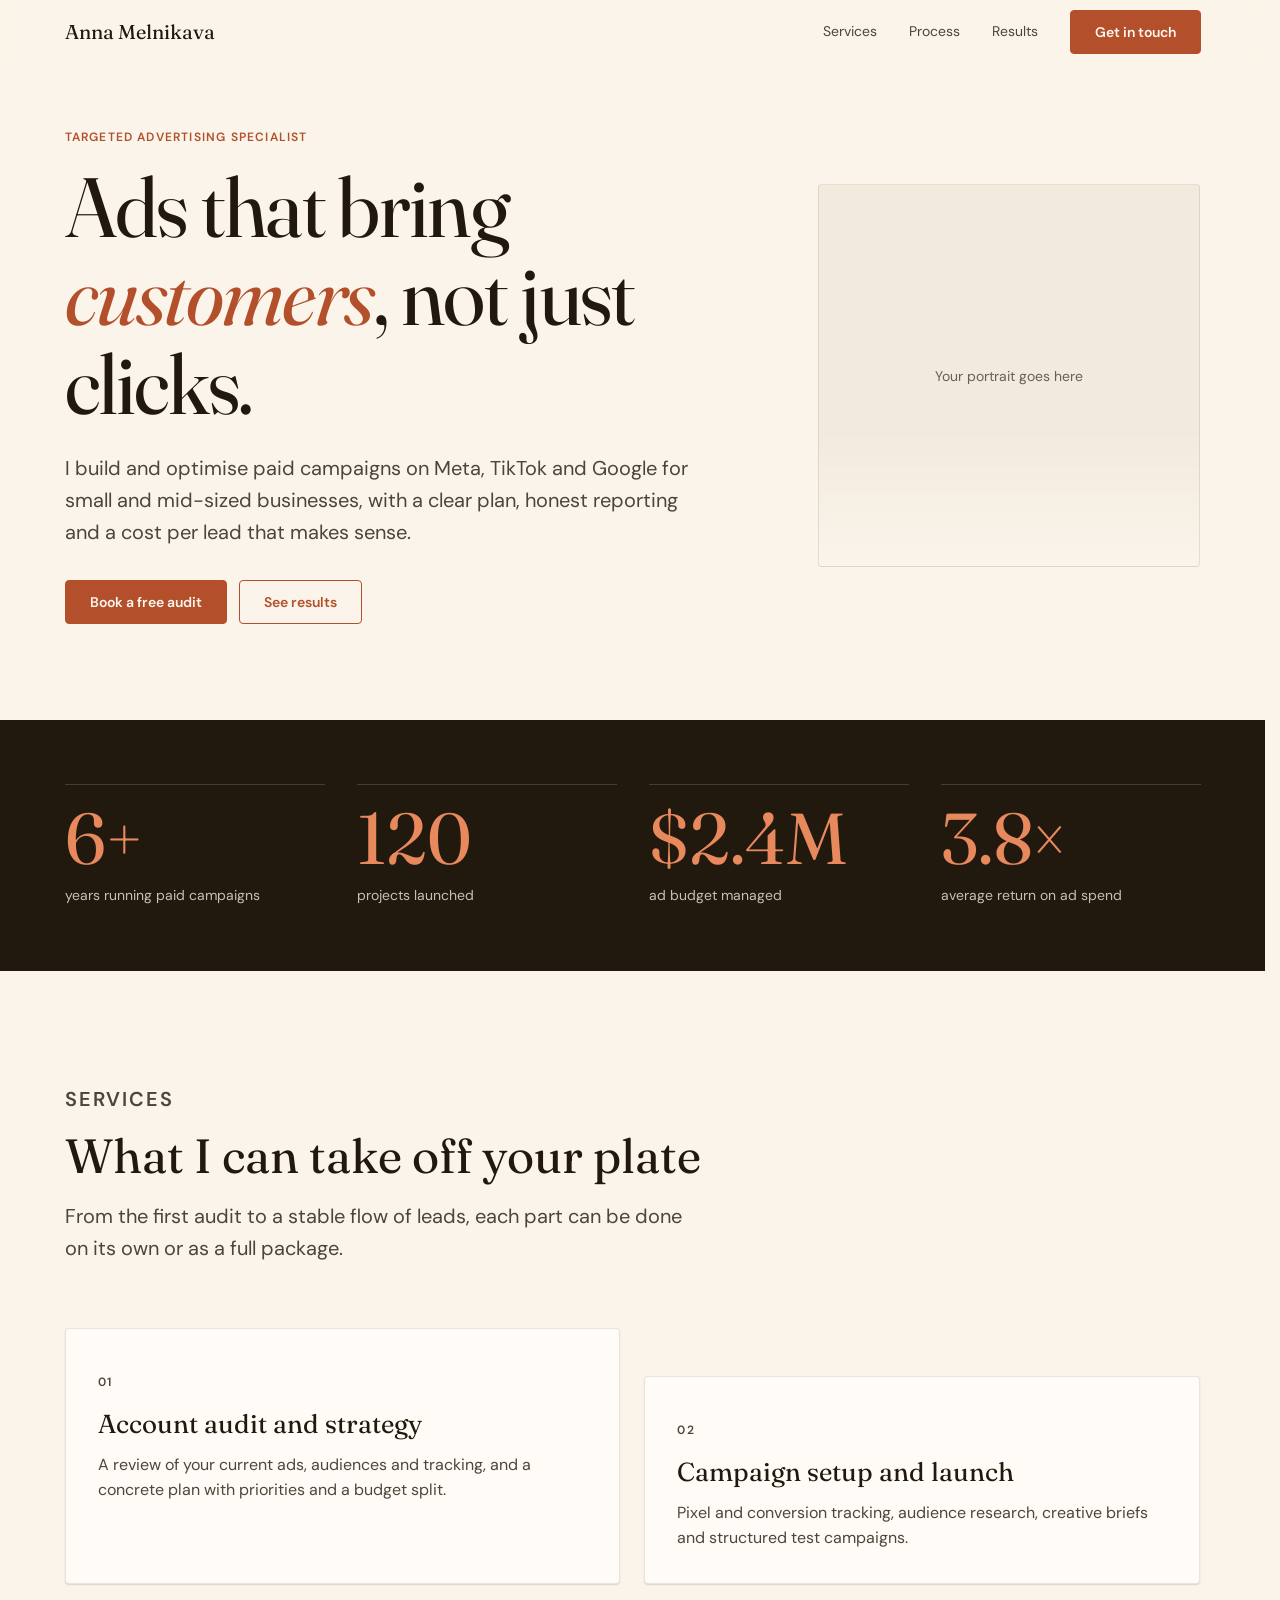
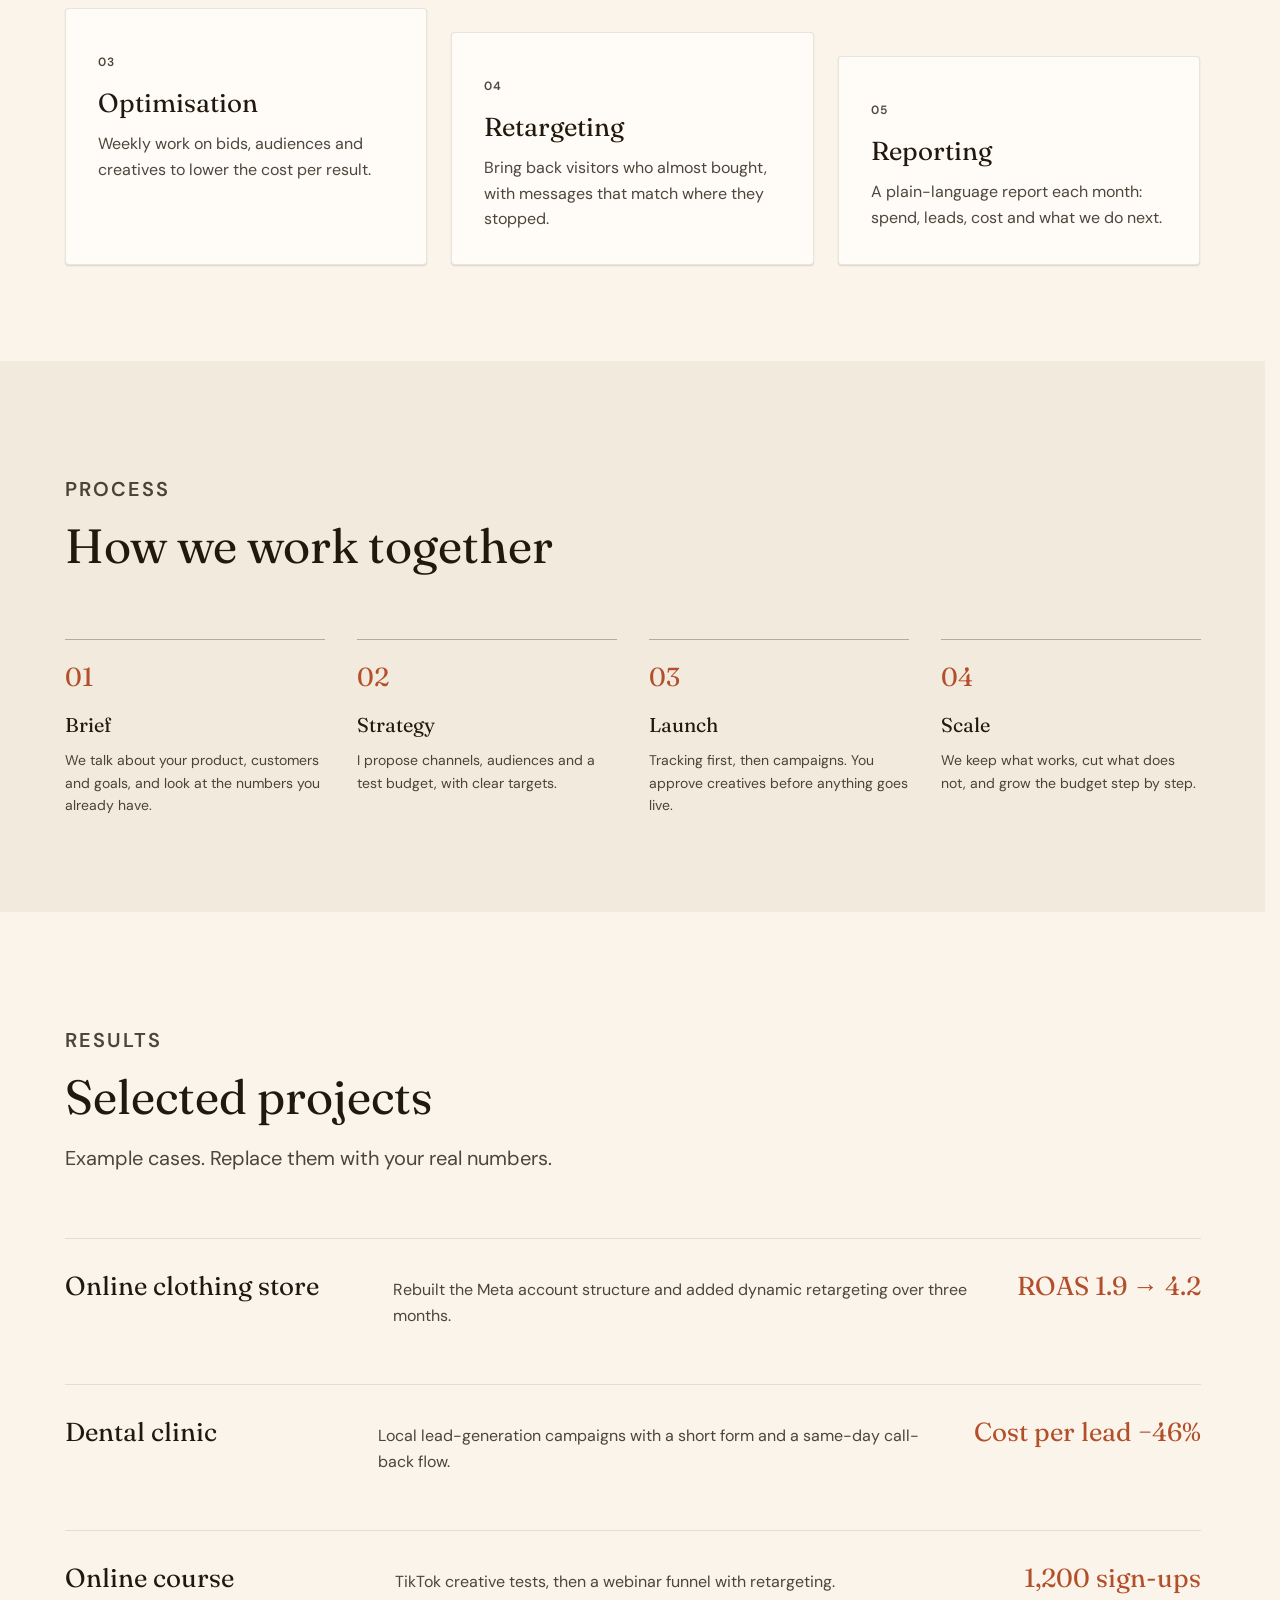
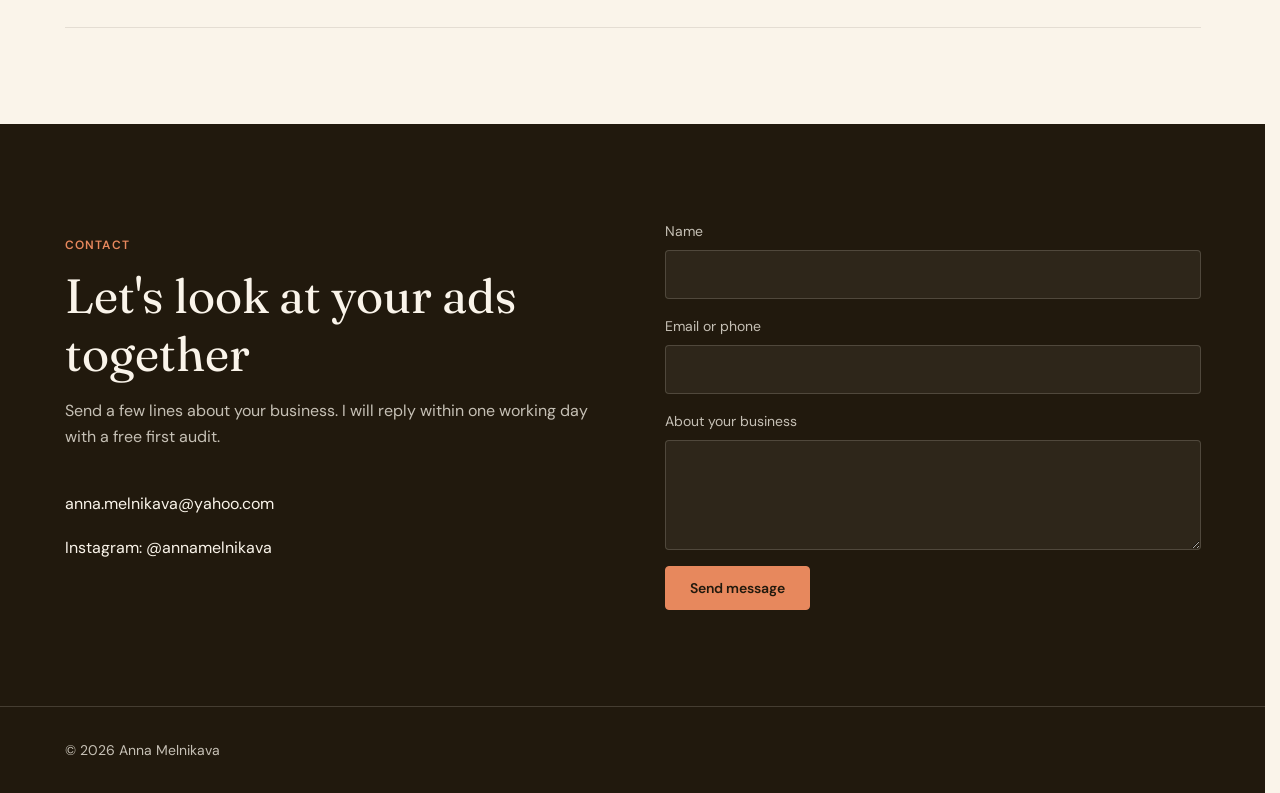
<file: index.html>
<!doctype html>
<html lang="en" class="no-js">
<head>
  <meta charset="utf-8">
  <meta name="viewport" content="width=device-width, initial-scale=1">
  <title>Anna Melnikava — Targeted Advertising Specialist</title>
  <meta name="description" content="Targetologist who builds paid social campaigns that bring customers, not just clicks.">
  <script>document.documentElement.classList.remove('no-js')</script>
  <link rel="preconnect" href="https://fonts.googleapis.com">
  <link rel="preconnect" href="https://fonts.gstatic.com" crossorigin>
  <!-- Swap to self-hosted woff2 before launch -->
  <link href="https://fonts.googleapis.com/css2?family=DM+Sans:wght@400;600&family=Fraunces:ital,opsz,wght@0,9..144,400;1,9..144,400&display=swap" rel="stylesheet">
  <link rel="stylesheet" href="tokens.css">
  <link rel="stylesheet" href="styles.css">

  <!--
    ANALYTICS — uncomment ONE or both after you have your IDs.

    Plausible (privacy-friendly, no cookie banner needed). Replace yourdomain.com:
    <script defer data-domain="yourdomain.com" src="https://plausible.io/js/script.js"></script>

    Meta Pixel. Replace YOUR_PIXEL_ID (Meta Events Manager → Data sources → Pixels):
    <script>
      !function(f,b,e,v,n,t,s){if(f.fbq)return;n=f.fbq=function(){n.callMethod?
      n.callMethod.apply(n,arguments):n.queue.push(arguments)};if(!f._fbq)f._fbq=n;
      n.push=n;n.loaded=!0;n.version='2.0';n.queue=[];t=b.createElement(e);t.async=!0;
      t.src=v;s=b.getElementsByTagName(e)[0];s.parentNode.insertBefore(t,s)}(window,
      document,'script','https://connect.facebook.net/en_US/fbevents.js');
      fbq('init', 'YOUR_PIXEL_ID');
      fbq('track', 'PageView');
    </script>
    To count form submissions as leads, also add: fbq('track', 'Lead');
    (e.g. on your form's thank-you page or submit handler).
  -->
</head>
<body>
  <a class="skip-link" href="#main">Skip to content</a>

  <header class="site-header">
    <div class="container">
      <a class="brand" href="#top">Anna Melnikava</a>
      <nav class="nav" aria-label="Main">
        <a href="#services">Services</a>
        <a href="#process">Process</a>
        <a href="#cases">Results</a>
        <a class="btn" href="#contact">Get in touch</a>
      </nav>
    </div>
  </header>

  <main id="main">
    <section class="hero" id="top">
      <div class="container hero-grid">
        <div>
          <p class="label">Targeted advertising specialist</p>
          <h1>Ads that bring <em>customers</em>, not just clicks.</h1>
          <p class="lead">I build and optimise paid campaigns on Meta, TikTok and Google for small and mid-sized businesses, with a clear plan, honest reporting and a cost per lead that makes sense.</p>
          <div class="hero-actions">
            <a class="btn" href="#contact">Book a free audit</a>
            <a class="btn btn--ghost" href="#cases">See results</a>
          </div>
        </div>
        <div class="portrait">
          <!-- Replace with: <img src="portrait.jpg" alt="Anna Melnikava"> -->
          <span>Your portrait goes here</span>
        </div>
      </div>
    </section>

    <section class="stats" aria-label="Key numbers">
      <div class="container stats-grid">
        <div class="stat reveal"><b data-to="6" data-suffix="+">6+</b><span>years running paid campaigns</span></div>
        <div class="stat reveal"><b data-to="120">120</b><span>projects launched</span></div>
        <div class="stat reveal"><b data-to="2.4" data-prefix="$" data-suffix="M" data-decimals="1">$2.4M</b><span>ad budget managed</span></div>
        <div class="stat reveal"><b data-to="3.8" data-suffix="×" data-decimals="1">3.8×</b><span>average return on ad spend</span></div>
      </div>
    </section>

    <section class="section" id="services">
      <div class="container">
        <div class="section-head reveal">
          <p class="label">Services</p>
          <h2>What I can take off your plate</h2>
          <p>From the first audit to a stable flow of leads, each part can be done on its own or as a full package.</p>
        </div>
        <div class="services-grid">
          <article class="card reveal"><p class="label">01</p><h3>Account audit and strategy</h3><p>A review of your current ads, audiences and tracking, and a concrete plan with priorities and a budget split.</p></article>
          <article class="card reveal"><p class="label">02</p><h3>Campaign setup and launch</h3><p>Pixel and conversion tracking, audience research, creative briefs and structured test campaigns.</p></article>
          <article class="card reveal"><p class="label">03</p><h3>Optimisation</h3><p>Weekly work on bids, audiences and creatives to lower the cost per result.</p></article>
          <article class="card reveal"><p class="label">04</p><h3>Retargeting</h3><p>Bring back visitors who almost bought, with messages that match where they stopped.</p></article>
          <article class="card reveal"><p class="label">05</p><h3>Reporting</h3><p>A plain-language report each month: spend, leads, cost and what we do next.</p></article>
        </div>
      </div>
    </section>

    <section class="section process" id="process">
      <div class="container">
        <div class="section-head reveal">
          <p class="label">Process</p>
          <h2>How we work together</h2>
        </div>
        <ol class="steps">
          <li class="reveal"><h3>Brief</h3><p>We talk about your product, customers and goals, and look at the numbers you already have.</p></li>
          <li class="reveal"><h3>Strategy</h3><p>I propose channels, audiences and a test budget, with clear targets.</p></li>
          <li class="reveal"><h3>Launch</h3><p>Tracking first, then campaigns. You approve creatives before anything goes live.</p></li>
          <li class="reveal"><h3>Scale</h3><p>We keep what works, cut what does not, and grow the budget step by step.</p></li>
        </ol>
      </div>
    </section>

    <section class="section" id="cases">
      <div class="container">
        <div class="section-head reveal">
          <p class="label">Results</p>
          <h2>Selected projects</h2>
          <p>Example cases. Replace them with your real numbers.</p>
        </div>
        <div class="cases">
          <article class="case reveal"><h3>Online clothing store</h3><p>Rebuilt the Meta account structure and added dynamic retargeting over three months.</p><span class="result">ROAS 1.9 → 4.2</span></article>
          <article class="case reveal"><h3>Dental clinic</h3><p>Local lead-generation campaigns with a short form and a same-day call-back flow.</p><span class="result">Cost per lead −46%</span></article>
          <article class="case reveal"><h3>Online course</h3><p>TikTok creative tests, then a webinar funnel with retargeting.</p><span class="result">1,200 sign-ups</span></article>
        </div>
      </div>
    </section>

    <section class="section contact" id="contact">
      <div class="container contact-grid">
        <div class="reveal">
          <p class="label">Contact</p>
          <h2>Let's look at your ads together</h2>
          <p>Send a few lines about your business. I will reply within one working day with a free first audit.</p>
          <ul class="contact-links">
            <li><a href="mailto:anna.melnikava@yahoo.com">anna.melnikava@yahoo.com</a></li>
            <li><a href="https://instagram.com/annamelnikava">Instagram: @annamelnikava</a></li>
          </ul>
        </div>
        <form class="reveal" action="mailto:anna.melnikava@yahoo.com" method="post" enctype="text/plain">
          <label>Name <input name="name" type="text" autocomplete="name" required></label>
          <label>Email or phone <input name="contact" type="text" autocomplete="email" required></label>
          <label>About your business <textarea name="message"></textarea></label>
          <button class="btn" type="submit">Send message</button>
        </form>
      </div>
    </section>
  </main>

  <footer class="site-footer">
    <div class="container">© 2026 Anna Melnikava</div>
  </footer>

  <script>
    const root = getComputedStyle(document.documentElement);
    const reduced = matchMedia('(prefers-reduced-motion: reduce)').matches;
    const countMs = parseFloat(root.getPropertyValue('--count-ms')) || 0;

    // Stagger index: position among reveal siblings within the same parent
    document.querySelectorAll('.reveal').forEach(el => {
      const sibs = [...el.parentElement.children].filter(c => c.classList.contains('reveal'));
      el.style.setProperty('--i', sibs.indexOf(el));
    });

    // Count a number up from 0 with an ease-out curve
    function countUp(b) {
      const to = parseFloat(b.dataset.to), dec = +(b.dataset.decimals || 0);
      const pre = b.dataset.prefix || '', suf = b.dataset.suffix || '';
      if (reduced || !countMs) return;
      const t0 = performance.now();
      (function tick(now) {
        const p = Math.min((now - t0) / countMs, 1), eased = 1 - Math.pow(1 - p, 4);
        b.textContent = pre + (to * eased).toFixed(dec) + suf;
        if (p < 1) requestAnimationFrame(tick);
      })(t0);
    }

    // Reveal elements as they enter the viewport
    const els = document.querySelectorAll('.reveal');
    if ('IntersectionObserver' in window) {
      const io = new IntersectionObserver((entries) => {
        entries.forEach(e => {
          if (!e.isIntersecting) return;
          e.target.classList.add('is-in');
          const num = e.target.querySelector('[data-to]');
          if (num) countUp(num);
          io.unobserve(e.target);
        });
      }, { threshold: 0.15 });
      els.forEach(el => io.observe(el));
    } else {
      els.forEach(el => el.classList.add('is-in'));
    }

    // Header hairline appears once the page has scrolled
    const header = document.querySelector('.site-header');
    const onScroll = () => header.classList.toggle('is-scrolled', scrollY > 8);
    addEventListener('scroll', onScroll, { passive: true });
    onScroll();
  </script>
</body>
</html>
</file>
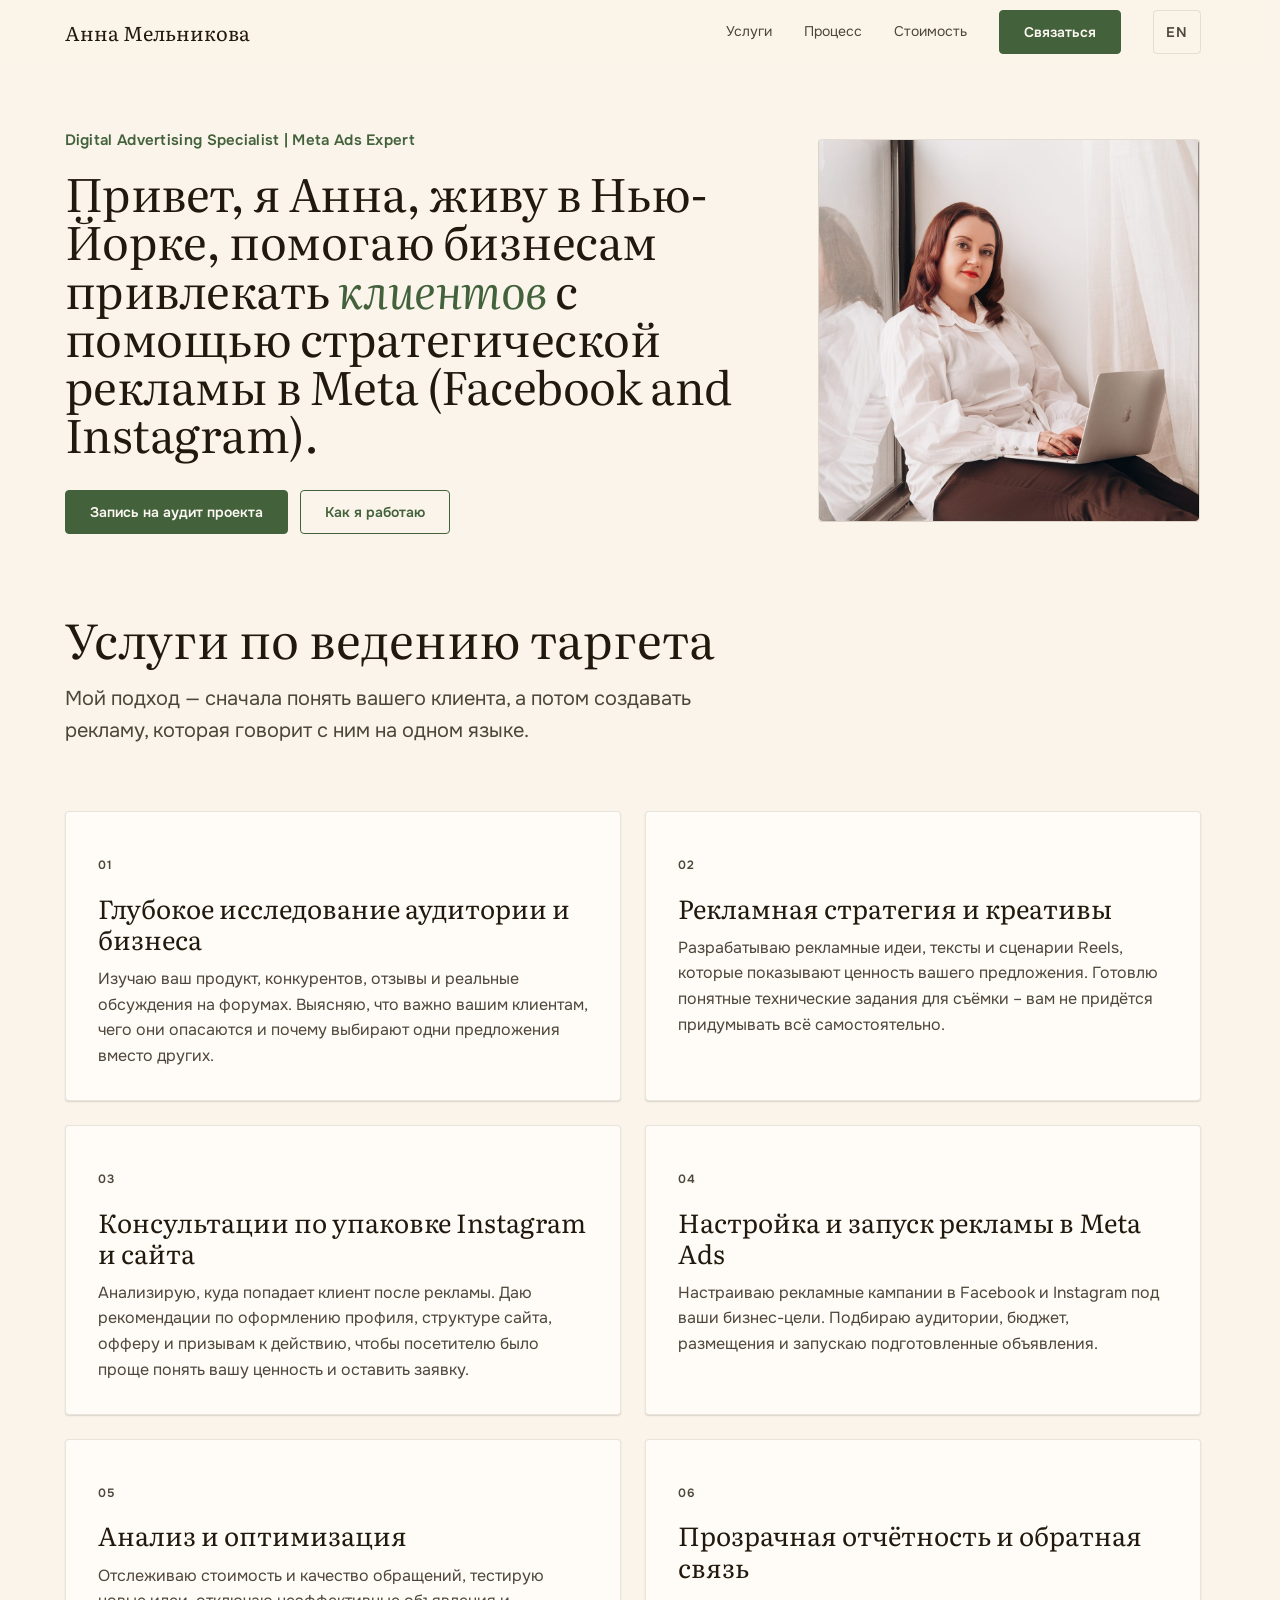
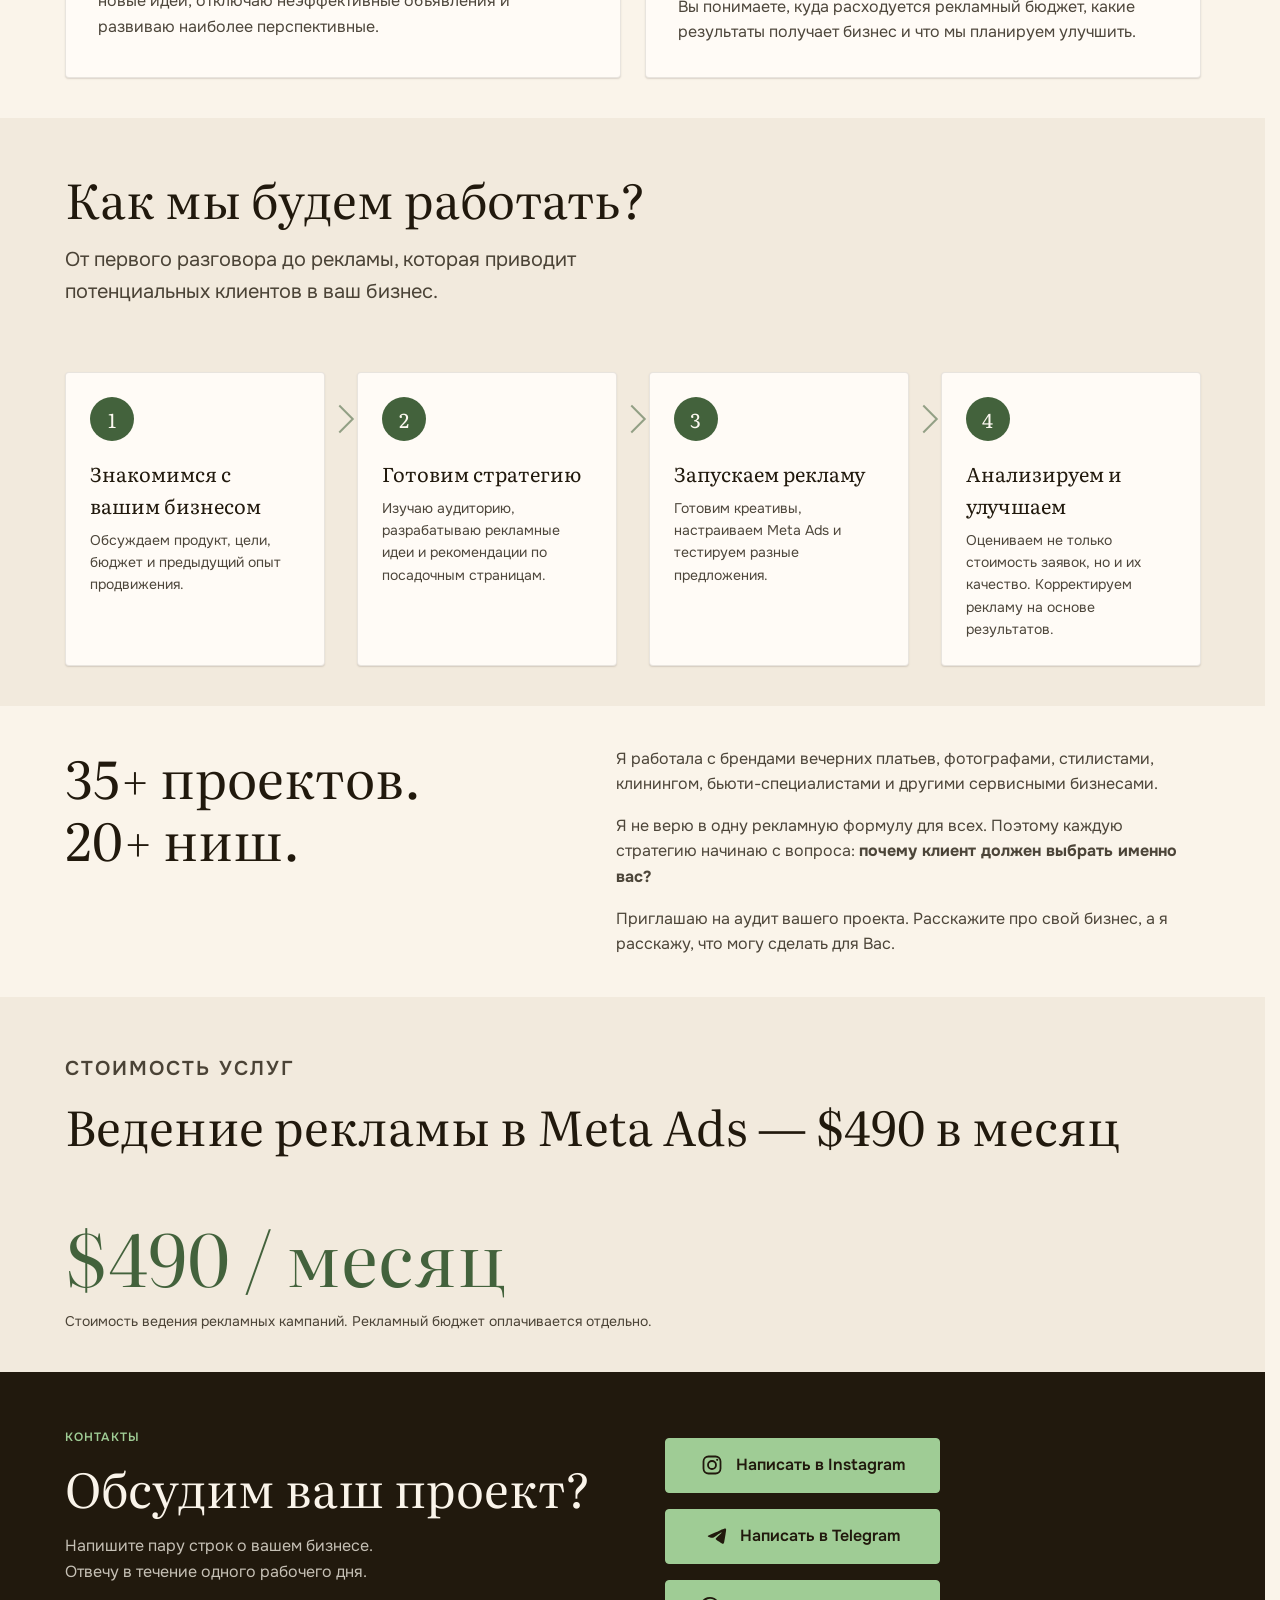
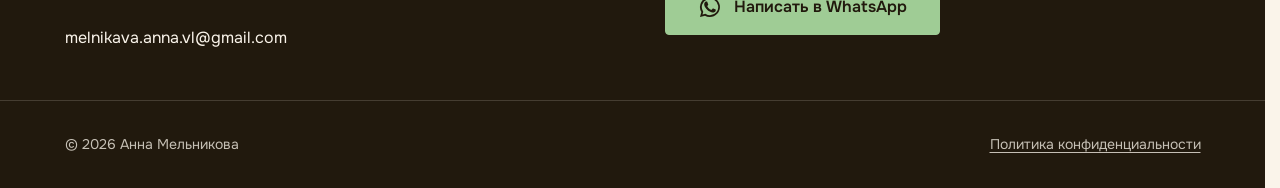
<file: public/index.html>
<!doctype html>
<html lang="ru" class="no-js">
<head>
  <meta charset="utf-8">
  <meta name="viewport" content="width=device-width, initial-scale=1">
  <title>Анна Мельникова — Digital Advertising Specialist | Meta Ads Expert</title>
  <meta name="description" content="Помогаю малому и среднему бизнесу привлекать потенциальных клиентов с помощью стратегической рекламы в Meta (Facebook и Instagram).">
  <link rel="canonical" href="https://annamelnikava.com/">
  <meta property="og:type" content="website">
  <meta property="og:url" content="https://annamelnikava.com/">
  <meta property="og:title" content="Анна Мельникова — Digital Advertising Specialist | Meta Ads Expert">
  <meta property="og:description" content="Помогаю малому и среднему бизнесу привлекать потенциальных клиентов с помощью стратегической рекламы в Meta (Facebook и Instagram).">
  <meta property="og:image" content="https://annamelnikava.com/portrait.jpg">
  <meta name="twitter:card" content="summary_large_image">
  <meta name="facebook-domain-verification" content="r5bpcfghsw6cmluop3zn73vakl3qml" />
  <script>document.documentElement.classList.remove('no-js')</script>
  <link rel="preconnect" href="https://fonts.googleapis.com">
  <link rel="preconnect" href="https://fonts.gstatic.com" crossorigin>
  <!-- Swap to self-hosted woff2 before launch -->
  <link href="https://fonts.googleapis.com/css2?family=Onest:wght@400;600&family=Literata:ital,opsz,wght@0,7..72,400;1,7..72,400&display=swap" rel="stylesheet">
  <link rel="stylesheet" href="tokens.css">
  <link rel="stylesheet" href="styles.css">

  <!-- Meta Pixel Code -->
  <script>
  !function(f,b,e,v,n,t,s)
  {if(f.fbq)return;n=f.fbq=function(){n.callMethod?
  n.callMethod.apply(n,arguments):n.queue.push(arguments)};
  if(!f._fbq)f._fbq=n;n.push=n;n.loaded=!0;n.version='2.0';
  n.queue=[];t=b.createElement(e);t.async=!0;
  t.src=v;s=b.getElementsByTagName(e)[0];
  s.parentNode.insertBefore(t,s)}(window, document,'script',
  'https://connect.facebook.net/en_US/fbevents.js');
  fbq('init', '3158561757676824');
  fbq('track', 'PageView');
  </script>
  <noscript><img height="1" width="1" style="display:none"
  src="https://www.facebook.com/tr?id=3158561757676824&ev=PageView&noscript=1"
  /></noscript>
  <!-- End Meta Pixel Code -->
</head>
<body>
  <!-- Translations: Russian is the default text; English lives in data-en. -->
  <a class="skip-link" href="#main" data-en="Skip to content">К содержанию</a>

  <header class="site-header">
    <div class="container">
      <a class="brand" href="#top" data-en="Anna Melnikava">Анна Мельникова</a>
      <nav class="nav" aria-label="Главная навигация" data-en-aria="Main">
        <a href="#services" data-en="Services">Услуги</a>
        <a href="#process" data-en="Process">Процесс</a>
        <a href="#pricing" data-en="Pricing">Стоимость</a>
        <a class="btn" href="#contact" data-en="Get in touch">Связаться</a>
        <button class="lang-toggle" id="lang-toggle" type="button" lang="en" aria-label="Switch to English">EN</button>
      </nav>
    </div>
  </header>

  <main id="main">
    <section class="hero" id="top">
      <div class="container hero-grid">
        <div>
          <p class="label label--case" data-en="Digital Advertising Specialist | Meta Ads Expert">Digital Advertising Specialist | Meta Ads Expert</p>
          <h1 data-en="Hi, I&#x27;m Anna, I live in New York, and I help businesses attract &lt;em&gt;customers&lt;/em&gt; with strategic advertising on Meta (Facebook and Instagram).">Привет, я Анна, живу в Нью-Йорке, помогаю бизнесам привлекать <em>клиентов</em> с помощью стратегической рекламы в Meta (Facebook and Instagram).</h1>
          <div class="hero-actions">
            <a class="btn" href="#contact" data-en="Book a project audit">Запись на аудит проекта</a>
            <a class="btn btn--ghost" href="#process" data-en="How I work">Как я работаю</a>
          </div>
        </div>
        <div class="portrait">
          <img src="portrait.jpg" width="1100" height="1100" alt="Анна Мельникова" data-en-alt="Anna Melnikava" fetchpriority="high">
        </div>
      </div>
    </section>

    <section class="section" id="services">
      <div class="container">
        <div class="section-head reveal">
          <h2 data-en="Targeted advertising services">Услуги по ведению таргета</h2>
          <p data-en="My approach: first understand your customer, then create ads that speak to them in their own language.">Мой подход — сначала понять вашего клиента, а потом создавать рекламу, которая говорит с ним на одном языке.</p>
        </div>
        <div class="services-grid">
          <article class="card reveal"><p class="label">01</p><h3 data-en="In-depth audience and business research">Глубокое исследование аудитории и бизнеса</h3><p data-en="I study your product, competitors, reviews, and real discussions on forums. I find out what matters to your customers, what they are afraid of, and why they choose some offers over others.">Изучаю ваш продукт, конкурентов, отзывы и реальные обсуждения на форумах. Выясняю, что важно вашим клиентам, чего они опасаются и почему выбирают одни предложения вместо других.</p></article>
          <article class="card reveal"><p class="label">02</p><h3 data-en="Ad strategy and creatives">Рекламная стратегия и креативы</h3><p data-en="I develop ad ideas, copy, and Reels scripts that show the value of your offer. I prepare clear creative briefs for filming, so you don&#x27;t have to come up with everything yourself.">Разрабатываю рекламные идеи, тексты и сценарии Reels, которые показывают ценность вашего предложения. Готовлю понятные технические задания для съёмки – вам не придётся придумывать всё самостоятельно.</p></article>
          <article class="card reveal"><p class="label">03</p><h3 data-en="Consultations on Instagram and website packaging">Консультации по упаковке Instagram и сайта</h3><p data-en="I analyse where the customer lands after seeing the ad. I give recommendations on profile design, website structure, the offer, and calls to action, so it is easier for visitors to understand your value and leave an enquiry.">Анализирую, куда попадает клиент после рекламы. Даю рекомендации по оформлению профиля, структуре сайта, офферу и призывам к действию, чтобы посетителю было проще понять вашу ценность и оставить заявку.</p></article>
          <article class="card reveal"><p class="label">04</p><h3 data-en="Setting up and launching Meta Ads">Настройка и запуск рекламы в Meta Ads</h3><p data-en="I set up ad campaigns on Facebook and Instagram around your business goals. I choose audiences, budget, and placements, and launch the prepared ads.">Настраиваю рекламные кампании в Facebook и Instagram под ваши бизнес-цели. Подбираю аудитории, бюджет, размещения и запускаю подготовленные объявления.</p></article>
          <article class="card reveal"><p class="label">05</p><h3 data-en="Analysis and optimisation">Анализ и оптимизация</h3><p data-en="I track the cost and quality of enquiries, test new ideas, switch off ineffective ads, and develop the most promising ones.">Отслеживаю стоимость и качество обращений, тестирую новые идеи, отключаю неэффективные объявления и развиваю наиболее перспективные.</p></article>
          <article class="card reveal"><p class="label">06</p><h3 data-en="Transparent reporting and feedback">Прозрачная отчётность и обратная связь</h3><p data-en="You understand where the ad budget is going, what results the business gets, and what we plan to improve.">Вы понимаете, куда расходуется рекламный бюджет, какие результаты получает бизнес и что мы планируем улучшить.</p></article>
        </div>
      </div>
    </section>

    <section class="section process" id="process">
      <div class="container">
        <div class="section-head reveal">
          <h2 data-en="How will we work together?">Как мы будем работать?</h2>
          <p data-en="From the first conversation to ads that bring potential customers to your business.">От первого разговора до рекламы, которая приводит потенциальных клиентов в ваш бизнес.</p>
        </div>
        <ol class="steps">
          <li class="reveal"><h3 data-en="Getting to know your business">Знакомимся с вашим бизнесом</h3><p data-en="We discuss the product, goals, budget, and previous promotion experience.">Обсуждаем продукт, цели, бюджет и предыдущий опыт продвижения.</p></li>
          <li class="reveal"><h3 data-en="Preparing the strategy">Готовим стратегию</h3><p data-en="I study the audience and develop ad ideas and landing page recommendations.">Изучаю аудиторию, разрабатываю рекламные идеи и рекомендации по посадочным страницам.</p></li>
          <li class="reveal"><h3 data-en="Launching the ads">Запускаем рекламу</h3><p data-en="We prepare creatives, set up Meta Ads, and test different offers.">Готовим креативы, настраиваем Meta Ads и тестируем разные предложения.</p></li>
          <li class="reveal"><h3 data-en="Analysing and improving">Анализируем и улучшаем</h3><p data-en="We evaluate not only the cost of leads but also their quality. We adjust the ads based on the results.">Оцениваем не только стоимость заявок, но и их качество. Корректируем рекламу на основе результатов.</p></li>
        </ol>
      </div>
    </section>

    <section class="section" id="experience">
      <div class="container">
        <div class="section-head reveal">
          <h2 data-en="35+ projects. 20+ niches.">35+ проектов. 20+ ниш.</h2>
          <p data-en="I have worked with evening dress brands, photographers, stylists, cleaning companies, beauty professionals, and other service businesses.">Я работала с брендами вечерних платьев, фотографами, стилистами, клинингом, бьюти-специалистами и другими сервисными бизнесами.</p>
          <p data-en="I don&#x27;t believe in one ad formula for everyone. That&#x27;s why I start every strategy with a question: <strong>why should the customer choose exactly you?</strong>">Я не верю в одну рекламную формулу для всех. Поэтому каждую стратегию начинаю с вопроса: <strong>почему клиент должен выбрать именно вас?</strong></p>
          <p data-en="I invite you to a project audit. Tell me about your business, and I&#x27;ll tell you what I can do for you.">Приглашаю на аудит вашего проекта. Расскажите про свой бизнес, а я расскажу, что могу сделать для Вас.</p>
        </div>
      </div>
    </section>

    <section class="section process" id="pricing">
      <div class="container">
        <div class="section-head reveal">
          <p class="label" data-en="Pricing">Стоимость услуг</p>
          <h2 data-en="Meta Ads management — $490 per month">Ведение рекламы в Meta Ads — $490 в месяц</h2>
        </div>
        <div class="price reveal">
          <b data-en="$490 / month">$490 / месяц</b>
          <small data-en="The cost of managing ad campaigns. The ad budget is paid separately.">Стоимость ведения рекламных кампаний. Рекламный бюджет оплачивается отдельно.</small>        </div>
      </div>
    </section>

    <section class="section contact" id="contact">
      <div class="container contact-grid">
        <div class="reveal">
          <p class="label" data-en="Contact">Контакты</p>
          <h2 data-en="Shall we discuss your project?">Обсудим ваш проект?</h2>
          <p data-en="Write a few lines about your business. I will reply within one working day.">Напишите пару строк о вашем бизнесе. Отвечу в течение одного рабочего дня.</p>
          <ul class="contact-links">
            <li><a href="mailto:melnikava.anna.vl@gmail.com">melnikava.anna.vl@gmail.com</a></li>
          </ul>
        </div>
        <div class="contact-buttons reveal">
          <a class="btn" href="https://www.instagram.com/anna.target.usa" target="_blank" rel="noopener">
            <svg viewBox="0 0 24 24" width="24" height="24" aria-hidden="true"><g fill="none" stroke="currentColor" stroke-width="1.8"><rect x="3.5" y="3.5" width="17" height="17" rx="5"/><circle cx="12" cy="12" r="4"/></g><circle cx="17.2" cy="6.8" r="1.1" fill="currentColor"/></svg>
            <span data-en="Message on Instagram">Написать в Instagram</span>
          </a>
          <a class="btn" href="https://t.me/annamelnikava" target="_blank" rel="noopener">
            <svg viewBox="1.9 3.95 17 17" width="24" height="24" aria-hidden="true"><path fill="currentColor" d="M16.906 7.224c.1-.002.321.023.465.14a.506.506 0 0 1 .171.325c.016.093.036.306.02.472-.18 1.898-.962 6.502-1.36 8.627-.168.9-.499 1.201-.82 1.23-.696.065-1.225-.46-1.9-.902-1.056-.693-1.653-1.124-2.678-1.8-1.185-.78-.417-1.21.258-1.91.177-.184 3.247-2.977 3.307-3.23.007-.032.014-.15-.056-.212s-.174-.041-.249-.024c-.106.024-1.793 1.14-5.061 3.345-.48.33-.913.49-1.302.48-.428-.008-1.252-.241-1.865-.44-.752-.245-1.349-.374-1.297-.789.027-.216.325-.437.893-.663 3.498-1.524 5.83-2.529 6.998-3.014 3.332-1.386 4.025-1.627 4.476-1.635z"/></svg>
            <span data-en="Message on Telegram">Написать в Telegram</span>
          </a>
          <a class="btn" href="https://wa.me/15153180664" target="_blank" rel="noopener">
            <svg viewBox="0 0 24 24" width="24" height="24" aria-hidden="true"><path fill="currentColor" d="M17.5 14.4c-.3-.1-1.7-.8-2-.9-.3-.1-.5-.1-.7.1-.2.3-.8.9-.9 1.1-.2.2-.3.2-.6.1-.3-.1-1.2-.4-2.3-1.4-.9-.8-1.4-1.7-1.6-2-.2-.3 0-.4.1-.6l.4-.5c.1-.2.2-.3.3-.5.1-.2 0-.4 0-.5-.1-.1-.7-1.6-.9-2.2-.2-.6-.5-.5-.7-.5h-.6c-.2 0-.5.1-.8.4-.3.3-1 1-1 2.4s1 2.8 1.2 3c.1.2 2 3.1 4.9 4.3.7.3 1.2.5 1.6.6.7.2 1.3.2 1.8.1.5-.1 1.7-.7 1.9-1.4.2-.7.2-1.2.2-1.4-.1-.1-.3-.2-.6-.3M12 2a10 10 0 0 0-8.6 15.1L2 22l5-1.3A10 10 0 1 0 12 2m0 18.2c-1.5 0-3-.4-4.2-1.2l-.3-.2-3 .8.8-2.9-.2-.3A8.200 8.200 0 1 1 12 20.200"/></svg>
            <span data-en="Message on WhatsApp">Написать в WhatsApp</span>
          </a>
        </div>
      </div>
    </section>
  </main>

  <footer class="site-footer">
    <div class="container footer-row">
      <span data-en="© 2026 Anna Melnikava">© 2026 Анна Мельникова</span>
      <a href="privacy.html" data-en="Privacy Policy">Политика конфиденциальности</a>
    </div>
  </footer>

  <script>
    const root = getComputedStyle(document.documentElement);
    const reduced = matchMedia('(prefers-reduced-motion: reduce)').matches;
    const countMs = parseFloat(root.getPropertyValue('--count-ms')) || 0;

    // Language: Russian by default, English on toggle (choice is remembered)
    const meta = {
      ru: { title: document.title, desc: document.querySelector('meta[name=description]').content },
      en: { title: 'Anna Melnikava — Digital Advertising Specialist | Meta Ads Expert', desc: 'I help small and mid-sized businesses attract potential customers with strategic advertising on Meta (Facebook and Instagram).' }
    };
    document.querySelectorAll('[data-en]').forEach(el => { el.dataset.ru = el.innerHTML; });
    document.querySelectorAll('[data-en-aria]').forEach(el => { el.dataset.ruAria = el.getAttribute('aria-label'); });
    const toggle = document.getElementById('lang-toggle');
    let lang = 'ru';
    function setLang(l) {
      lang = l;
      document.documentElement.lang = l;
      document.querySelectorAll('[data-en]').forEach(el => { el.innerHTML = el.dataset[l]; });
      document.querySelectorAll('[data-en-aria]').forEach(el => {
        el.setAttribute('aria-label', l === 'en' ? el.dataset.enAria : el.dataset.ruAria);
      });
      document.title = meta[l].title;
      document.querySelector('meta[name=description]').content = meta[l].desc;
      toggle.textContent = l === 'ru' ? 'EN' : 'RU';
      toggle.lang = l === 'ru' ? 'en' : 'ru';
      toggle.setAttribute('aria-label', l === 'ru' ? 'Switch to English' : 'Переключить на русский');
      try { localStorage.setItem('lang', l); } catch (e) {}
    }
    toggle.addEventListener('click', () => setLang(lang === 'ru' ? 'en' : 'ru'));
    try { if (localStorage.getItem('lang') === 'en') setLang('en'); } catch (e) {}

    // Stagger index: position among reveal siblings within the same parent
    document.querySelectorAll('.reveal').forEach(el => {
      const sibs = [...el.parentElement.children].filter(c => c.classList.contains('reveal'));
      el.style.setProperty('--i', sibs.indexOf(el));
    });

    // Count a number up from 0 with an ease-out curve
    function countUp(b) {
      const to = parseFloat(b.dataset.to), dec = +(b.dataset.decimals || 0);
      if (reduced || !countMs) return;
      const t0 = performance.now();
      (function tick(now) {
        const p = Math.min((now - t0) / countMs, 1), eased = 1 - Math.pow(1 - p, 4);
        // Keep prefix/suffix from the current language's text, swap only the number
        const n = (to * eased).toFixed(dec).replace('.', lang === 'ru' ? ',' : '.');
        b.textContent = b.dataset[lang].replace(/[\d.,]+/, n);
        if (p < 1) requestAnimationFrame(tick);
      })(t0);
    }

    // Reveal elements as they enter the viewport
    const els = document.querySelectorAll('.reveal');
    if ('IntersectionObserver' in window) {
      const io = new IntersectionObserver((entries) => {
        entries.forEach(e => {
          if (!e.isIntersecting) return;
          e.target.classList.add('is-in');
          const num = e.target.querySelector('[data-to]');
          if (num) countUp(num);
          io.unobserve(e.target);
        });
      }, { threshold: 0.15 });
      els.forEach(el => io.observe(el));
    } else {
      els.forEach(el => el.classList.add('is-in'));
    }

    // Header hairline appears once the page has scrolled
    const header = document.querySelector('.site-header');
    const onScroll = () => header.classList.toggle('is-scrolled', scrollY > 8);
    addEventListener('scroll', onScroll, { passive: true });
    onScroll();
  </script>
</body>
</html>
</file>
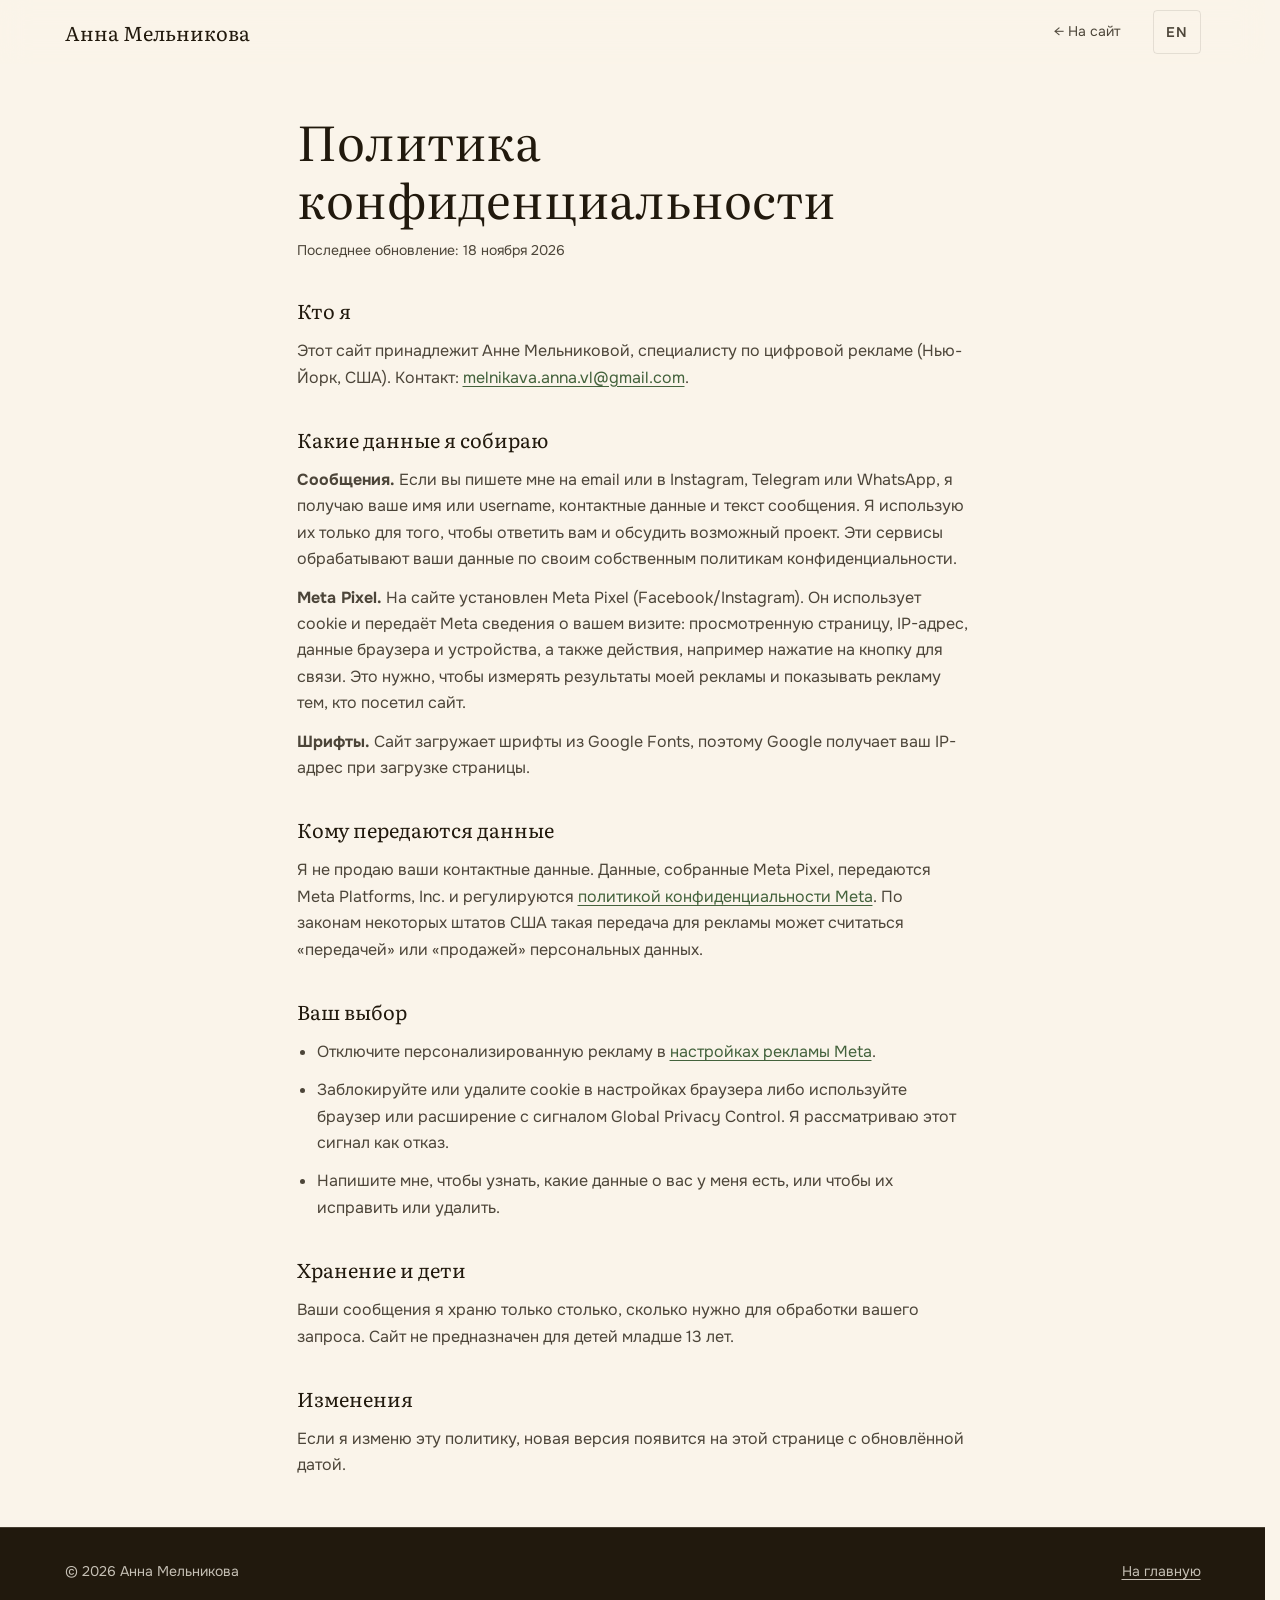
<file: public/privacy.html>
<!doctype html>
<html lang="ru" class="no-js">
<head>
  <meta charset="utf-8">
  <meta name="viewport" content="width=device-width, initial-scale=1">
  <title>Политика конфиденциальности — Анна Мельникова</title>
  <meta name="robots" content="noindex">
  <link rel="canonical" href="https://annamelnikava.com/privacy.html">
  <script>document.documentElement.classList.remove('no-js')</script>
  <link rel="preconnect" href="https://fonts.googleapis.com">
  <link rel="preconnect" href="https://fonts.gstatic.com" crossorigin>
  <link href="https://fonts.googleapis.com/css2?family=Onest:wght@400;600&family=Literata:ital,opsz,wght@0,7..72,400;1,7..72,400&display=swap" rel="stylesheet">
  <link rel="stylesheet" href="tokens.css">
  <link rel="stylesheet" href="styles.css">
</head>
<body>
  <header class="site-header">
    <div class="container">
      <a class="brand" href="index.html" data-en="Anna Melnikava">Анна Мельникова</a>
      <nav class="nav" aria-label="Главная навигация" data-en-aria="Main">
        <a href="index.html" data-en="← Back to site">← На сайт</a>
        <button class="lang-toggle" id="lang-toggle" type="button" lang="en" aria-label="Switch to English">EN</button>
      </nav>
    </div>
  </header>

  <main id="main" class="legal">
    <div class="container">
      <h1 data-en="Privacy Policy">Политика конфиденциальности</h1>
      <p class="legal-date" data-en="Last updated: November 18, 2026">Последнее обновление: 18 ноября 2026</p>

      <h2 data-en="Who I am">Кто я</h2>
      <p data-en="This site belongs to Anna Melnikava, a digital advertising specialist based in New York, USA. Contact: <a href='mailto:melnikava.anna.vl@gmail.com'>melnikava.anna.vl@gmail.com</a>.">Этот сайт принадлежит Анне Мельниковой, специалисту по цифровой рекламе (Нью-Йорк, США). Контакт: <a href="mailto:melnikava.anna.vl@gmail.com">melnikava.anna.vl@gmail.com</a>.</p>

      <h2 data-en="What data I collect">Какие данные я собираю</h2>
      <p data-en="<strong>Messages.</strong> If you email me or message me on Instagram, Telegram or WhatsApp, I receive your name or username, contact details and anything you write. I use it only to reply to you and discuss a possible project. Those messaging services handle your data under their own privacy policies.">
        <strong>Сообщения.</strong> Если вы пишете мне на email или в Instagram, Telegram или WhatsApp, я получаю ваше имя или username, контактные данные и текст сообщения. Я использую их только для того, чтобы ответить вам и обсудить возможный проект. Эти сервисы обрабатывают ваши данные по своим собственным политикам конфиденциальности.</p>
      <p data-en="<strong>Meta Pixel.</strong> This site uses the Meta Pixel (Facebook/Instagram). It sets cookies and sends Meta information about your visit, such as the page viewed, your IP address, browser and device details, and actions like clicking a contact button. It is used to measure the results of my advertising and to show ads to people who visited the site.">
        <strong>Meta Pixel.</strong> На сайте установлен Meta Pixel (Facebook/Instagram). Он использует cookie и передаёт Meta сведения о вашем визите: просмотренную страницу, IP-адрес, данные браузера и устройства, а также действия, например нажатие на кнопку для связи. Это нужно, чтобы измерять результаты моей рекламы и показывать рекламу тем, кто посетил сайт.</p>
      <p data-en="<strong>Fonts.</strong> The site loads fonts from Google Fonts, which means Google receives your IP address when the page loads.">
        <strong>Шрифты.</strong> Сайт загружает шрифты из Google Fonts, поэтому Google получает ваш IP-адрес при загрузке страницы.</p>

      <h2 data-en="How data is shared">Кому передаются данные</h2>
      <p data-en="I do not sell your contact details. Data collected by the Meta Pixel is shared with Meta Platforms, Inc. and is subject to <a href='https://www.facebook.com/privacy/policy/' target='_blank' rel='noopener'>Meta&#x27;s Privacy Policy</a>. Under some US state laws, this kind of sharing for advertising may count as &quot;sharing&quot; or &quot;sale&quot; of personal information.">Я не продаю ваши контактные данные. Данные, собранные Meta Pixel, передаются Meta Platforms, Inc. и регулируются <a href="https://www.facebook.com/privacy/policy/" target="_blank" rel="noopener">политикой конфиденциальности Meta</a>. По законам некоторых штатов США такая передача для рекламы может считаться «передачей» или «продажей» персональных данных.</p>

      <h2 data-en="Your choices">Ваш выбор</h2>
      <ul>
        <li data-en="Turn off personalized ads in your <a href='https://www.facebook.com/adpreferences/' target='_blank' rel='noopener'>Meta ad preferences</a>.">Отключите персонализированную рекламу в <a href="https://www.facebook.com/adpreferences/" target="_blank" rel="noopener">настройках рекламы Meta</a>.</li>
        <li data-en="Block or delete cookies in your browser settings, or use a browser or extension that sends the Global Privacy Control signal. I treat that signal as an opt-out request.">Заблокируйте или удалите cookie в настройках браузера либо используйте браузер или расширение с сигналом Global Privacy Control. Я рассматриваю этот сигнал как отказ.</li>
        <li data-en="Email me to ask what data I hold about you, or to have it corrected or deleted.">Напишите мне, чтобы узнать, какие данные о вас у меня есть, или чтобы их исправить или удалить.</li>
      </ul>

      <h2 data-en="Retention and children">Хранение и дети</h2>
      <p data-en="I keep your messages only as long as needed to handle your request. This site is not intended for children under 13.">Ваши сообщения я храню только столько, сколько нужно для обработки вашего запроса. Сайт не предназначен для детей младше 13 лет.</p>

      <h2 data-en="Changes">Изменения</h2>
      <p data-en="If I change this policy, the new version will appear on this page with an updated date.">Если я изменю эту политику, новая версия появится на этой странице с обновлённой датой.</p>
    </div>
  </main>

  <footer class="site-footer">
    <div class="container footer-row">
      <span data-en="© 2026 Anna Melnikava">© 2026 Анна Мельникова</span>
      <a href="index.html" data-en="Home">На главную</a>
    </div>
  </footer>

  <script>
    const toggle = document.getElementById('lang-toggle');
    const titles = { ru: document.title, en: 'Privacy Policy — Anna Melnikava' };
    document.querySelectorAll('[data-en]').forEach(el => { el.dataset.ru = el.innerHTML; });
    document.querySelectorAll('[data-en-aria]').forEach(el => { el.dataset.ruAria = el.getAttribute('aria-label'); });
    let lang = 'ru';
    function setLang(l) {
      lang = l;
      document.documentElement.lang = l;
      document.querySelectorAll('[data-en]').forEach(el => { el.innerHTML = el.dataset[l]; });
      document.querySelectorAll('[data-en-aria]').forEach(el => {
        el.setAttribute('aria-label', l === 'en' ? el.dataset.enAria : el.dataset.ruAria);
      });
      document.title = titles[l];
      toggle.textContent = l === 'ru' ? 'EN' : 'RU';
      toggle.lang = l === 'ru' ? 'en' : 'ru';
      toggle.setAttribute('aria-label', l === 'ru' ? 'Switch to English' : 'Переключить на русский');
      try { localStorage.setItem('lang', l); } catch (e) {}
    }
    toggle.addEventListener('click', () => setLang(lang === 'ru' ? 'en' : 'ru'));
    try { if (localStorage.getItem('lang') === 'en') setLang('en'); } catch (e) {}
  </script>
</body>
</html>
</file>
<file: tokens.css>
/* ============================================================
   Design tokens - single source of truth. Mood: Warm Editorial (light).
   Rules: neutrals + ONE accent (terracotta); secondary accent max once
   per page; max 3 font families; components read only from these variables.
   ============================================================ */

html { scrollbar-gutter: stable; } /* avoids layout shift when content becomes scrollable */

:root {
  --hue: 80; /* warm cream/brown family shared by every surface and the ink */

  /* Surface ladder: light theme, so raise/elev separate via tint + shadow */
  --surface-base:  oklch(97% 0.015 var(--hue));
  --surface-raise: oklch(99% 0.008 var(--hue));
  --surface-elev:  oklch(94% 0.020 var(--hue));
  --surface-ink:   oklch(22% 0.025 var(--hue)); /* dark band for contrast rhythm */

  /* Ink: one color, four alphas */
  --ink-primary: oklch(22% 0.025 var(--hue));
  --ink-soft:    oklch(22% 0.025 var(--hue) / 0.80);
  --ink-quiet:   oklch(22% 0.025 var(--hue) / 0.66); /* checked >= 4.5:1 on cream */
  --ink-faint:   oklch(22% 0.025 var(--hue) / 0.30); /* decoration only */
  --hairline:    oklch(22% 0.025 var(--hue) / 0.10);
  --ink-on-dark:       oklch(97% 0.015 var(--hue));
  --ink-on-dark-soft:  oklch(97% 0.015 var(--hue) / 0.76);
  --hairline-on-dark:  oklch(97% 0.015 var(--hue) / 0.16);

  /* Accent: the single dominant brand color */
  --accent:        oklch(55% 0.14 40);   /* text/links on cream: >= 4.5:1 */
  --accent-bright: oklch(72% 0.13 45);   /* accent on the dark band */
  --accent-soft:   oklch(55% 0.14 40 / 0.55);
  --accent-faint:  oklch(55% 0.14 40 / 0.14);
  --accent-hover:  oklch(48% 0.14 40);
  --on-accent:     oklch(98% 0.01 var(--hue));

  /* Typography: each family has ONE job */
  --font-display: "Fraunces", Georgia, serif;                              /* headings, big numbers */
  --font-ui:      "DM Sans", -apple-system, system-ui, "Segoe UI", sans-serif; /* body + UI */

  --fs-h1:    clamp(44px, 7vw, 84px);
  --fs-h2:    clamp(30px, 4.2vw, 48px);
  --fs-h3:    26px;
  --fs-h4:    20px;
  --fs-stat:  clamp(44px, 6vw, 72px);
  --fs-lead:  20px;
  --fs-body:  16px;
  --fs-small: 14px;
  --fs-label: 12px; /* uppercase + letter-spacing 0.1em */

  --lh-tight: 1.05;
  --lh-snug:  1.2;
  --lh-base:  1.6;

  /* Spacing: 4px base */
  --space-1: 4px;   --space-2: 8px;   --space-3: 12px;  --space-4: 16px;
  --space-5: 24px;  --space-6: 32px;  --space-7: 48px;  --space-8: 64px;
  --space-9: 96px;  --space-10: 128px;

  /* Layout */
  --container-max: 1200px;
  --measure:       640px; /* max width for section intros and body copy */
  --container-px:  32px;
  --section-py:    96px;
  --header-h:      64px;
  --touch:         44px;  /* minimum touch target */

  /* Shape: formal editorial, 4px everywhere */
  --radius:       4px;
  --radius-input: 4px;

  /* Elevation: two-layer shadows, warm-tinted */
  --shadow-sm: 0 1px 2px oklch(30% 0.03 var(--hue) / 0.10), 0 1px 1px oklch(30% 0.03 var(--hue) / 0.06);
  --shadow-md: 0 8px 20px oklch(30% 0.03 var(--hue) / 0.10), 0 2px 4px oklch(30% 0.03 var(--hue) / 0.06);
  --shadow-lg: 0 24px 48px oklch(30% 0.03 var(--hue) / 0.14), 0 8px 16px oklch(30% 0.03 var(--hue) / 0.08);

  /* Motion: one easing curve for everything */
  --ease:     cubic-bezier(0.22, 1, 0.36, 1);
  --t-fast:   180ms var(--ease); /* hover/color feedback; over ~200ms feels laggy */
  --t-medium: 500ms var(--ease); /* reveals */
  --t-hero:   700ms var(--ease); /* one-time entrance on load */
  --stagger:  70ms;              /* delay between siblings; reads as a sequence, not a lag */
  --count-ms: 1600;              /* stat count-up duration, read by JS */
}

@media (max-width: 768px) {
  :root {
    --fs-h3: 22px;
    --fs-lead: 18px;
    --section-py: 64px;
    --container-px: 20px;
  }
}

@media (prefers-reduced-motion: reduce) {
  :root { --t-fast: 0ms; --t-medium: 0ms; --t-hero: 0ms; --stagger: 0ms; --count-ms: 0; }
  *, *::before, *::after { animation-duration: 0.01ms !important; scroll-behavior: auto !important; }
}

/* Visible focus for keyboard users */
:focus-visible { outline: 2px solid var(--accent); outline-offset: 3px; }
</file>
<file: styles.css>
/* Components. Reads only from tokens.css. */

*, *::before, *::after { box-sizing: border-box; }
html { scroll-behavior: smooth; scroll-padding-top: var(--header-h); }
body {
  margin: 0;
  background: var(--surface-base);
  color: var(--ink-primary);
  font: var(--fs-body)/var(--lh-base) var(--font-ui);
  -webkit-font-smoothing: antialiased;
}
img { max-width: 100%; display: block; }
a { color: inherit; }
h1, h2, h3, h4 { font-family: var(--font-display); font-weight: 400; margin: 0; }
p { margin: 0; }

.container { max-width: var(--container-max); margin-inline: auto; padding-inline: var(--container-px); }
.section { padding-block: var(--section-py); }
.label {
  font-size: var(--fs-label); letter-spacing: 0.1em; text-transform: uppercase;
  color: var(--accent); font-weight: 600;
}
.section-head { max-width: var(--measure); margin-bottom: var(--space-8); }
.section-head h2 { font-size: var(--fs-h2); line-height: var(--lh-snug); margin-top: var(--space-3); }
.section-head p { color: var(--ink-soft); margin-top: var(--space-4); font-size: var(--fs-lead); }

.skip-link {
  position: absolute; left: var(--space-4); top: -100px; z-index: 100;
  background: var(--accent); color: var(--on-accent); padding: var(--space-3) var(--space-4);
  border-radius: var(--radius);
}
.skip-link:focus { top: var(--space-4); }

/* Header: translucent so the page seems to continue beneath it */
.site-header {
  position: sticky; top: 0; z-index: 50; height: var(--header-h);
  background: oklch(97% 0.015 var(--hue) / 0.82);
  backdrop-filter: blur(14px);
  border-bottom: 1px solid var(--hairline);
}
.site-header .container { height: 100%; display: flex; align-items: center; justify-content: space-between; gap: var(--space-5); }
.brand { font-family: var(--font-display); font-size: var(--fs-h4); text-decoration: none; }
.nav { display: flex; align-items: center; gap: var(--space-6); }
.nav a:not(.btn) {
  text-decoration: none; color: var(--ink-soft); font-size: var(--fs-small);
  min-height: var(--touch); display: inline-flex; align-items: center;
  transition: color var(--t-fast);
}
.nav a:not(.btn):hover { color: var(--accent); }

.btn {
  display: inline-flex; align-items: center; justify-content: center;
  min-height: var(--touch); padding: 0 var(--space-5);
  border-radius: var(--radius); border: 1px solid var(--accent);
  background: var(--accent); color: var(--on-accent);
  font: 600 var(--fs-small)/1 var(--font-ui); text-decoration: none; cursor: pointer;
  transition: background-color var(--t-fast), transform var(--t-fast);
}
.btn:hover { background: var(--accent-hover); transform: translateY(-1px); }
.btn:active { transform: translateY(0); }
.btn--ghost { background: transparent; color: var(--accent); }
.btn--ghost:hover { background: var(--accent-faint); }

/* Hero: left-aligned, asymmetric */
.hero { padding-block: var(--space-8) var(--section-py); }
.hero-grid { display: grid; grid-template-columns: 1.8fr 1fr; gap: var(--space-8); align-items: center; }
.hero h1 { font-size: var(--fs-h1); line-height: var(--lh-tight); letter-spacing: -0.02em; margin-top: var(--space-4); }
.hero h1 em { font-style: italic; color: var(--accent); }
.hero .lead { font-size: var(--fs-lead); color: var(--ink-soft); max-width: var(--measure); margin-top: var(--space-5); }
.hero-actions { display: flex; flex-wrap: wrap; gap: var(--space-3); margin-top: var(--space-6); }
.portrait {
  aspect-ratio: 1; border-radius: var(--radius); /* square keeps the hero compact on one screen */
  background:
    linear-gradient(to top, var(--surface-base), transparent 35%), /* soft edge into page */
    var(--surface-elev);
  border: 1px solid var(--hairline);
  display: grid; place-items: center; color: var(--ink-quiet); font-size: var(--fs-small);
  text-align: center; padding: var(--space-5);
}
.portrait img { width: 100%; height: 100%; object-fit: cover; border-radius: var(--radius); }

/* Stats band on the dark surface */
.stats { background: var(--surface-ink); color: var(--ink-on-dark); padding-block: var(--space-8); }
.stats-grid { display: grid; grid-template-columns: repeat(4, 1fr); gap: var(--space-6); }
.stat { border-top: 1px solid var(--hairline-on-dark); padding-top: var(--space-4); }
.stat b { display: block; font: 400 var(--fs-stat)/var(--lh-tight) var(--font-display); color: var(--accent-bright); }
.stat span { display: block; margin-top: var(--space-2); font-size: var(--fs-small); color: var(--ink-on-dark-soft); }

/* Services: offset cards, not a uniform grid */
.services-grid { display: grid; grid-template-columns: repeat(6, 1fr); gap: var(--space-5); }
.card {
  background: var(--surface-raise); border: 1px solid var(--hairline);
  border-radius: var(--radius); padding: var(--space-6); box-shadow: var(--shadow-sm);
  transition: transform var(--t-fast), box-shadow var(--t-fast);
}
.card:hover { transform: translateY(-4px); box-shadow: var(--shadow-md); }
.card h3 { font-size: var(--fs-h3); line-height: var(--lh-snug); margin-top: var(--space-4); }
.card p { color: var(--ink-soft); margin-top: var(--space-3); }
.card:nth-child(1) { grid-column: span 3; }
.card:nth-child(2) { grid-column: span 3; margin-top: var(--space-7); }
.card:nth-child(3) { grid-column: span 2; }
.card:nth-child(4) { grid-column: span 2; margin-top: var(--space-5); }
.card:nth-child(5) { grid-column: span 2; margin-top: var(--space-7); }

/* Process: numbered steps */
.process { background: var(--surface-elev); }
.steps { list-style: none; margin: 0; padding: 0; display: grid; grid-template-columns: repeat(4, 1fr); gap: var(--space-6); counter-reset: step; }
.steps li { counter-increment: step; border-top: 1px solid var(--ink-faint); padding-top: var(--space-5); }
.steps li::before { content: counter(step, decimal-leading-zero); font: 400 var(--fs-h3)/1 var(--font-display); color: var(--accent); }
.steps h3 { font-size: var(--fs-h4); margin-top: var(--space-4); }
.steps p { color: var(--ink-soft); margin-top: var(--space-2); font-size: var(--fs-small); }

/* Cases */
.cases { display: grid; gap: var(--space-5); }
.case {
  display: grid; grid-template-columns: 1fr 2fr auto; gap: var(--space-6); align-items: baseline;
  padding-block: var(--space-6); border-top: 1px solid var(--hairline);
}
.case:last-child { border-bottom: 1px solid var(--hairline); }
.case h3 { font-size: var(--fs-h3); line-height: var(--lh-snug); }
.case p { color: var(--ink-soft); }
.case .result { font: 400 var(--fs-h3)/1 var(--font-display); color: var(--accent); white-space: nowrap; }

/* Contact */
.contact { background: var(--surface-ink); color: var(--ink-on-dark); }
.contact-grid { display: grid; grid-template-columns: 1fr 1fr; gap: var(--space-8); }
.contact .label { color: var(--accent-bright); }
.contact h2 { font-size: var(--fs-h2); line-height: var(--lh-snug); margin-top: var(--space-3); }
.contact p { color: var(--ink-on-dark-soft); margin-top: var(--space-4); max-width: var(--measure); }
.contact-links { list-style: none; padding: 0; margin: var(--space-6) 0 0; }
.contact-links a { display: inline-flex; align-items: center; min-height: var(--touch); text-decoration: none; transition: color var(--t-fast); }
.contact-links a:hover { color: var(--accent-bright); }
form { display: grid; gap: var(--space-4); }
label { font-size: var(--fs-small); color: var(--ink-on-dark-soft); display: grid; gap: var(--space-2); }
input, textarea {
  font: inherit; color: var(--ink-on-dark); background: oklch(97% 0.015 var(--hue) / 0.06);
  border: 1px solid var(--hairline-on-dark); border-radius: var(--radius-input);
  min-height: var(--touch); padding: var(--space-3) var(--space-4);
  transition: border-color var(--t-fast);
}
textarea { min-height: calc(var(--touch) * 2.5); resize: vertical; }
input:hover, textarea:hover { border-color: var(--ink-on-dark-soft); }
input:focus-visible, textarea:focus-visible { outline: 2px solid var(--accent-bright); outline-offset: 2px; }
.contact .btn { background: var(--accent-bright); border-color: var(--accent-bright); color: var(--surface-ink); justify-self: start; }
.contact .btn:hover { background: var(--ink-on-dark); border-color: var(--ink-on-dark); }

.site-footer { background: var(--surface-ink); color: var(--ink-on-dark-soft); font-size: var(--fs-small); padding-block: var(--space-6); border-top: 1px solid var(--hairline-on-dark); }

/* Reveal on scroll: opacity + transform only */
.reveal { opacity: 0; transform: translateY(var(--space-5)); transition: opacity var(--t-medium), transform var(--t-medium); }
.reveal.is-in { opacity: 1; transform: none; }
.no-js .reveal { opacity: 1; transform: none; }
/* --i is set per sibling by JS, so groups appear in sequence */
.reveal { transition-delay: calc(var(--i, 0) * var(--stagger)); }

/* Hero entrance on load: children fade up in order */
@keyframes rise { from { opacity: 0; transform: translateY(var(--space-5)); } to { opacity: 1; transform: none; } }
.hero-grid > div:first-child > *,
.portrait { animation: rise var(--t-hero) both; }
.hero-grid > div:first-child > :nth-child(1) { animation-delay: calc(1 * var(--stagger)); }
.hero-grid > div:first-child > :nth-child(2) { animation-delay: calc(2 * var(--stagger)); }
.hero-grid > div:first-child > :nth-child(3) { animation-delay: calc(4 * var(--stagger)); }
.hero-grid > div:first-child > :nth-child(4) { animation-delay: calc(6 * var(--stagger)); }
.portrait { animation-delay: calc(3 * var(--stagger)); }

/* Case result lands slightly after its row */
.case .result { opacity: 0; transform: translateX(calc(var(--space-4) * -1)); transition: opacity var(--t-medium), transform var(--t-medium); transition-delay: calc(var(--i, 0) * var(--stagger) + 3 * var(--stagger)); }
.case.is-in .result { opacity: 1; transform: none; }
.no-js .case .result { opacity: 1; transform: none; }

/* Header hairline fades in after scrolling (opacity only) */
.site-header { border-bottom-color: transparent; }
.site-header::after {
  content: ""; position: absolute; inset: auto 0 0; height: 1px; background: var(--hairline);
  opacity: 0; transition: opacity var(--t-fast);
}
.site-header.is-scrolled::after { opacity: 1; }

@media (max-width: 960px) {
  .hero-grid, .contact-grid { grid-template-columns: 1fr; }
  .portrait { max-width: 320px; aspect-ratio: 1; }
  .stats-grid, .steps { grid-template-columns: repeat(2, 1fr); }
  .services-grid { grid-template-columns: 1fr; }
  .card:nth-child(n) { grid-column: auto; margin-top: 0; }
  .case { grid-template-columns: 1fr; gap: var(--space-3); }
}
@media (max-width: 768px) {
  .hero { padding-top: var(--space-6); }
  .nav a:not(.btn) { display: none; }
}
@media (max-width: 480px) {
  .stats-grid, .steps { grid-template-columns: 1fr; }
}
</file>
<file: public/tokens.css>
/* ============================================================
   Design tokens - single source of truth. Mood: Warm Editorial (light).
   Rules: neutrals + ONE accent (willow green); secondary accent max once
   per page; max 3 font families; components read only from these variables.
   ============================================================ */

html { scrollbar-gutter: stable; } /* avoids layout shift when content becomes scrollable */

:root {
  --hue: 80; /* warm cream/brown family shared by every surface and the ink */

  /* Surface ladder: light theme, so raise/elev separate via tint + shadow */
  --surface-base:  oklch(97% 0.015 var(--hue));
  --surface-raise: oklch(99% 0.008 var(--hue));
  --surface-elev:  oklch(94% 0.020 var(--hue));
  --surface-ink:   oklch(22% 0.025 var(--hue)); /* dark band for contrast rhythm */

  /* Ink: one color, four alphas */
  --ink-primary: oklch(22% 0.025 var(--hue));
  --ink-soft:    oklch(22% 0.025 var(--hue) / 0.80);
  --ink-quiet:   oklch(22% 0.025 var(--hue) / 0.66); /* checked >= 4.5:1 on cream */
  --ink-faint:   oklch(22% 0.025 var(--hue) / 0.30); /* decoration only */
  --hairline:    oklch(22% 0.025 var(--hue) / 0.10);
  --ink-on-dark:       oklch(97% 0.015 var(--hue));
  --ink-on-dark-soft:  oklch(97% 0.015 var(--hue) / 0.76);
  --hairline-on-dark:  oklch(97% 0.015 var(--hue) / 0.16);

  /* Accent: the single dominant brand color */
  --accent:        oklch(46% 0.07 140);  /* deep willow: text/links on cream, >= 4.5:1 */
  --accent-bright: oklch(80% 0.09 140);  /* light willow on the dark band */
  --accent-soft:   oklch(46% 0.07 140 / 0.55);
  --accent-faint:  oklch(70% 0.08 140 / 0.18); /* willow tint for fills */
  --accent-hover:  oklch(39% 0.07 140);
  --on-accent:     oklch(98% 0.01 var(--hue));

  /* Typography: each family has ONE job */
  --font-display: "Literata", Georgia, serif;                              /* headings, big numbers */
  --font-ui:      "Onest", -apple-system, system-ui, "Segoe UI", sans-serif; /* body + UI */

  --fs-h1:    clamp(44px, 7vw, 84px);
  --fs-h2:    clamp(30px, 4.2vw, 48px);
  --fs-h3:    26px;
  --fs-h4:    20px;
  --fs-stat:  clamp(44px, 6vw, 72px);
  --fs-lead:  20px;
  --fs-body:  16px;
  --fs-small: 14px;
  --fs-label: 12px; /* uppercase + letter-spacing 0.1em */

  --lh-tight: 1.05;
  --lh-snug:  1.2;
  --lh-base:  1.6;

  /* Spacing: 4px base */
  --space-1: 4px;   --space-2: 8px;   --space-3: 12px;  --space-4: 16px;
  --space-5: 24px;  --space-6: 32px;  --space-7: 48px;  --space-8: 64px;
  --space-9: 96px;  --space-10: 128px;

  /* Layout */
  --container-max: 1200px;
  --measure:       640px; /* max width for section intros and body copy */
  --container-px:  32px;
  --section-py:    40px;
  --header-h:      64px;
  --touch:         44px;  /* minimum touch target */

  /* Shape: formal editorial, 4px everywhere */
  --radius:       4px;
  --radius-input: 4px;

  /* Elevation: two-layer shadows, warm-tinted */
  --shadow-sm: 0 1px 2px oklch(30% 0.03 var(--hue) / 0.10), 0 1px 1px oklch(30% 0.03 var(--hue) / 0.06);
  --shadow-md: 0 8px 20px oklch(30% 0.03 var(--hue) / 0.10), 0 2px 4px oklch(30% 0.03 var(--hue) / 0.06);
  --shadow-lg: 0 24px 48px oklch(30% 0.03 var(--hue) / 0.14), 0 8px 16px oklch(30% 0.03 var(--hue) / 0.08);

  /* Motion: one easing curve for everything */
  --ease:     cubic-bezier(0.22, 1, 0.36, 1);
  --t-fast:   180ms var(--ease); /* hover/color feedback; over ~200ms feels laggy */
  --t-medium: 500ms var(--ease); /* reveals */
  --t-hero:   700ms var(--ease); /* one-time entrance on load */
  --stagger:  70ms;              /* delay between siblings; reads as a sequence, not a lag */
  --count-ms: 1600;              /* stat count-up duration, read by JS */
}

@media (max-width: 768px) {
  :root {
    --fs-h3: 22px;
    --fs-lead: 18px;
    --section-py: 28px;
    --container-px: 20px;
  }
}

@media (prefers-reduced-motion: reduce) {
  :root { --t-fast: 0ms; --t-medium: 0ms; --t-hero: 0ms; --stagger: 0ms; --count-ms: 0; }
  *, *::before, *::after { animation-duration: 0.01ms !important; scroll-behavior: auto !important; }
}

/* Visible focus for keyboard users */
:focus-visible { outline: 2px solid var(--accent); outline-offset: 3px; }
</file>
<file: public/styles.css>
/* Components. Reads only from tokens.css. */

*, *::before, *::after { box-sizing: border-box; }
html { scroll-behavior: smooth; scroll-padding-top: var(--header-h); }
body {
  margin: 0;
  background: var(--surface-base);
  color: var(--ink-primary);
  font: var(--fs-body)/var(--lh-base) var(--font-ui);
  -webkit-font-smoothing: antialiased;
}
img { max-width: 100%; display: block; }
a { color: inherit; }
h1, h2, h3, h4 { font-family: var(--font-display); font-weight: 400; margin: 0; }
p { margin: 0; }

.container { max-width: var(--container-max); margin-inline: auto; padding-inline: var(--container-px); }
.section { padding-block: var(--section-py); }
#services { padding-top: var(--space-6); }
.label {
  font-size: var(--fs-label); letter-spacing: 0.1em; text-transform: uppercase;
  color: var(--accent); font-weight: 600;
}
.label--case { text-transform: none; letter-spacing: 0.02em; font-size: calc(var(--fs-label) * 1.25); }
.section-head { margin-bottom: var(--space-8); }
.section-head h2 { font-size: var(--fs-h2); line-height: var(--lh-snug); margin-top: var(--space-3); text-wrap: balance; }
.section-head p { color: var(--ink-soft); margin-top: var(--space-4); max-width: var(--measure); font-size: var(--fs-lead); }

.skip-link {
  position: absolute; left: var(--space-4); top: -100px; z-index: 100;
  background: var(--accent); color: var(--on-accent); padding: var(--space-3) var(--space-4);
  border-radius: var(--radius);
}
.skip-link:focus { top: var(--space-4); }

/* Header: translucent so the page seems to continue beneath it */
.site-header {
  position: sticky; top: 0; z-index: 50; height: var(--header-h);
  background: oklch(97% 0.015 var(--hue) / 0.82);
  backdrop-filter: blur(14px);
  border-bottom: 1px solid var(--hairline);
}
.site-header .container { height: 100%; display: flex; align-items: center; justify-content: space-between; gap: var(--space-5); }
.brand { font-family: var(--font-display); font-size: var(--fs-h4); text-decoration: none; }
.nav { display: flex; align-items: center; gap: var(--space-6); }
.nav a:not(.btn) {
  text-decoration: none; color: var(--ink-soft); font-size: var(--fs-small);
  min-height: var(--touch); display: inline-flex; align-items: center;
  transition: color var(--t-fast);
}
.nav a:not(.btn):hover { color: var(--accent); }

.btn {
  display: inline-flex; align-items: center; justify-content: center;
  min-height: var(--touch); padding: 0 var(--space-5);
  border-radius: var(--radius); border: 1px solid var(--accent);
  background: var(--accent); color: var(--on-accent);
  font: 600 var(--fs-small)/1 var(--font-ui); text-decoration: none; cursor: pointer;
  transition: background-color var(--t-fast), transform var(--t-fast);
}
.btn:hover { background: var(--accent-hover); transform: translateY(-1px); }
.btn:active { transform: translateY(0); }
.btn--ghost { background: transparent; color: var(--accent); }
.btn--ghost:hover { background: var(--accent-faint); }

/* Hero: left-aligned, asymmetric */
.hero { padding-block: var(--space-8) var(--space-6); }
.hero-grid { display: grid; grid-template-columns: 1.8fr 1fr; gap: var(--space-8); align-items: center; }
.hero h1 { font-size: var(--fs-h1); line-height: var(--lh-tight); letter-spacing: -0.02em; margin-top: var(--space-4); }
.hero h1 em { font-style: italic; color: var(--accent); }
.hero .lead { font-size: var(--fs-lead); color: var(--ink-soft); max-width: var(--measure); margin-top: var(--space-5); }
.hero-actions { display: flex; flex-wrap: wrap; gap: var(--space-3); margin-top: var(--space-6); }
.portrait {
  aspect-ratio: 1; border-radius: var(--radius); /* square keeps the hero compact on one screen */
  background:
    linear-gradient(to top, var(--surface-base), transparent 35%), /* soft edge into page */
    var(--surface-elev);
  border: 1px solid var(--hairline);
  display: grid; place-items: center; color: var(--ink-quiet); font-size: var(--fs-small);
  text-align: center; overflow: hidden;
}
/* portrait.jpg is pre-cropped square around the subject, so no focal-point offset is needed */
.portrait img { width: 100%; height: 100%; object-fit: cover; border-radius: var(--radius); display: block; }

/* Stats band on the dark surface */
.stats { background: var(--surface-ink); color: var(--ink-on-dark); padding-block: var(--space-8); }
.stats-grid { display: grid; grid-template-columns: repeat(4, 1fr); gap: var(--space-6); }
.stat { border-top: 1px solid var(--hairline-on-dark); padding-top: var(--space-4); }
.stat b { display: block; font: 400 var(--fs-stat)/var(--lh-tight) var(--font-display); color: var(--accent-bright); }
.stat span { display: block; margin-top: var(--space-2); font-size: var(--fs-small); color: var(--ink-on-dark-soft); }

/* Services: offset cards, not a uniform grid */
.services-grid { display: grid; grid-template-columns: repeat(6, 1fr); gap: var(--space-5); }
.card {
  background: var(--surface-raise); border: 1px solid var(--hairline);
  border-radius: var(--radius); padding: var(--space-6); box-shadow: var(--shadow-sm);
  transition: transform var(--t-fast), box-shadow var(--t-fast);
}
.card:hover { transform: translateY(-4px); box-shadow: var(--shadow-md); }
.card h3 { font-size: var(--fs-h3); line-height: var(--lh-snug); margin-top: var(--space-4); }
.card p { color: var(--ink-soft); margin-top: var(--space-3); }
.card:nth-child(1) { grid-column: span 3; }
.card:nth-child(n+2) { grid-column: span 3; }
.card p + p { margin-top: var(--space-3); }

/* Process: numbered steps */
.process { background: var(--surface-elev); }
.steps { list-style: none; margin: 0; padding: 0; display: grid; grid-template-columns: repeat(4, 1fr); gap: var(--space-6); counter-reset: step; }
.steps li {
  counter-increment: step; position: relative;
  background: var(--surface-raise); border: 1px solid var(--hairline); border-radius: var(--radius);
  padding: var(--space-5); box-shadow: var(--shadow-sm);
  transition: transform var(--t-fast), box-shadow var(--t-fast);
}
.steps li:hover { transform: translateY(-4px); box-shadow: var(--shadow-md); }
.steps li::before {
  content: counter(step); display: grid; place-items: center; width: 44px; height: 44px; border-radius: 50%;
  background: var(--accent); color: var(--on-accent); font: 400 20px/1 var(--font-display);
}
/* arrow pointing to the next step, sitting in the grid gap */
.steps li:not(:last-child)::after {
  content: ""; position: absolute; top: calc(var(--space-5) + 22px); right: calc(var(--space-6) / -1 + 6px);
  width: 20px; height: 20px; border-top: 2px solid var(--accent-soft); border-right: 2px solid var(--accent-soft);
  transform: translateY(-50%) rotate(45deg); pointer-events: none;
}
.steps h3 { font-size: var(--fs-h4); margin-top: var(--space-4); }
.steps p { color: var(--ink-soft); margin-top: var(--space-2); font-size: var(--fs-small); }

/* CTA band */
/* Raised panel with an accent edge so the band reads as a deliberate break, not a stray heading */

/* Experience: heading left, supporting copy right, so the long headline stops running across the page */
#experience .section-head { display: grid; grid-template-columns: 5fr 6fr; column-gap: var(--space-8); align-items: start; margin-bottom: 0; }
#experience .section-head h2 { grid-row: 1 / span 3; margin-top: 0; font-size: clamp(32px, 4.5vw, 52px); }
#experience .section-head p { margin-top: 0; font-size: var(--fs-body, 1rem); }
#experience .section-head p + p { margin-top: var(--space-4); }
@media (max-width: 768px) {
  #experience .section-head { grid-template-columns: 1fr; }
  #experience .section-head h2 { grid-row: auto; margin-bottom: var(--space-5); }
}

/* Pricing */
.price { display: grid; gap: var(--space-4); justify-items: start; }
.price b { font: 400 var(--fs-stat)/var(--lh-tight) var(--font-display); color: var(--accent); }
.price small { color: var(--ink-soft); font-size: var(--fs-small); }
#experience .section-head p + p { margin-top: var(--space-4); }

/* Cases */
.cases { display: grid; gap: var(--space-5); }
.case {
  display: grid; grid-template-columns: 1fr 2fr auto; gap: var(--space-6); align-items: baseline;
  padding-block: var(--space-6); border-top: 1px solid var(--hairline);
}
.case:last-child { border-bottom: 1px solid var(--hairline); }
.case h3 { font-size: var(--fs-h3); line-height: var(--lh-snug); }
.case p { color: var(--ink-soft); }
.case .result { font: 400 var(--fs-h3)/1 var(--font-display); color: var(--accent); white-space: nowrap; }

/* Contact */
.contact { background: var(--surface-ink); color: var(--ink-on-dark); }
.contact-grid { display: grid; grid-template-columns: 1fr 1fr; gap: var(--space-8); }
.contact .label { color: var(--accent-bright); }
.contact h2 { font-size: var(--fs-h2); line-height: var(--lh-snug); margin-top: var(--space-3); }
.contact p { color: var(--ink-on-dark-soft); margin-top: var(--space-4); max-width: var(--measure); text-wrap: balance; }
.contact-links { list-style: none; padding: 0; margin: var(--space-6) 0 0; }
.contact-links a { display: inline-flex; align-items: center; min-height: var(--touch); text-decoration: none; transition: color var(--t-fast); }
.contact-links a:hover { color: var(--accent-bright); }
.contact-buttons { display: grid; grid-template-columns: max-content; gap: var(--space-4); align-content: center; justify-content: start; }
.contact .btn { gap: var(--space-3); min-height: calc(var(--touch) * 1.25); min-width: min(20rem, 100%); padding-inline: var(--space-6); font-size: var(--fs-body); background: var(--accent-bright); border-color: var(--accent-bright); color: var(--surface-ink); }
.contact .btn:hover { background: var(--ink-on-dark); border-color: var(--ink-on-dark); }

.site-footer { background: var(--surface-ink); color: var(--ink-on-dark-soft); font-size: var(--fs-small); padding-block: var(--space-6); border-top: 1px solid var(--hairline-on-dark); }

.footer-row { display: flex; flex-wrap: wrap; justify-content: space-between; gap: var(--space-3) var(--space-5); }
.site-footer a { color: inherit; text-underline-offset: 3px; }
.site-footer a:hover { color: var(--ink-on-dark); }

/* Legal pages (privacy) */
.legal { padding-block: var(--space-7, 4rem); }
.legal .container { max-width: 46rem; }
.legal h1 { font-size: var(--fs-h2); line-height: var(--lh-snug); }
.legal h2 { font-size: var(--fs-h4); margin-top: var(--space-6); }
.legal p, .legal li { color: var(--ink-soft); margin-top: var(--space-3); line-height: 1.65; }
.legal ul { padding-left: 1.25em; margin: 0; }
.legal a { color: var(--accent); text-underline-offset: 3px; }
.legal-date { font-size: var(--fs-small); }

/* Reveal on scroll: opacity + transform only */
.reveal { opacity: 0; transform: translateY(var(--space-5)); transition: opacity var(--t-medium), transform var(--t-medium); }
.reveal.is-in { opacity: 1; transform: none; }
.no-js .reveal { opacity: 1; transform: none; }
/* --i is set per sibling by JS, so groups appear in sequence */
.reveal { transition-delay: calc(var(--i, 0) * var(--stagger)); }

/* Hero entrance on load: children fade up in order */
@keyframes rise { from { opacity: 0; transform: translateY(var(--space-5)); } to { opacity: 1; transform: none; } }
.hero-grid > div:first-child > *,
.portrait { animation: rise var(--t-hero) both; }
.hero-grid > div:first-child > :nth-child(1) { animation-delay: calc(1 * var(--stagger)); }
.hero-grid > div:first-child > :nth-child(2) { animation-delay: calc(2 * var(--stagger)); }
.hero-grid > div:first-child > :nth-child(3) { animation-delay: calc(4 * var(--stagger)); }
.hero-grid > div:first-child > :nth-child(4) { animation-delay: calc(6 * var(--stagger)); }
.portrait { animation-delay: calc(3 * var(--stagger)); }

/* Case result lands slightly after its row */
.case .result { opacity: 0; transform: translateX(calc(var(--space-4) * -1)); transition: opacity var(--t-medium), transform var(--t-medium); transition-delay: calc(var(--i, 0) * var(--stagger) + 3 * var(--stagger)); }
.case.is-in .result { opacity: 1; transform: none; }
.no-js .case .result { opacity: 1; transform: none; }

/* Header hairline fades in after scrolling (opacity only) */
.site-header { border-bottom-color: transparent; }
.site-header::after {
  content: ""; position: absolute; inset: auto 0 0; height: 1px; background: var(--hairline);
  opacity: 0; transition: opacity var(--t-fast);
}
.site-header.is-scrolled::after { opacity: 1; }

@media (max-width: 960px) {
  .hero-grid, .contact-grid { grid-template-columns: 1fr; }
  .portrait { max-width: 320px; aspect-ratio: 1; }
  .stats-grid, .steps { grid-template-columns: repeat(2, 1fr); }
  .steps li:nth-child(even)::after { display: none; }
  .services-grid { grid-template-columns: 1fr; }
  .card:nth-child(n) { grid-column: auto; margin-top: 0; }
  .case { grid-template-columns: 1fr; gap: var(--space-3); }
}
@media (max-width: 768px) {
  .hero { padding-top: var(--space-6); }
  .nav a:not(.btn) { display: none; }
}
@media (max-width: 480px) {
  .stats-grid, .steps { grid-template-columns: 1fr; }
  .steps li:not(:last-child)::after { display: block; top: auto; bottom: calc(var(--space-6) / -1 + 4px); right: auto; left: calc(var(--space-5) + 12px); transform: translateX(-50%) rotate(135deg); }
}

/* Language toggle */
.lang-toggle {
  min-height: var(--touch); min-width: var(--touch); padding: 0 var(--space-3);
  background: transparent; color: var(--ink-soft); cursor: pointer;
  border: 1px solid var(--hairline); border-radius: var(--radius);
  font: 600 var(--fs-small)/1 var(--font-ui); letter-spacing: 0.06em;
  transition: color var(--t-fast), border-color var(--t-fast);
}
.lang-toggle:hover { color: var(--accent); border-color: var(--accent-soft); }

/* Russian copy is longer and Cyrillic glyphs are wider, so the hero headline needs a smaller scale */
:lang(ru) .hero h1 { font-size: clamp(28px, 3.8vw, 46px); letter-spacing: -0.01em; }

:lang(en) .hero h1 { font-size: clamp(30px, 4.4vw, 54px); }
</file>
